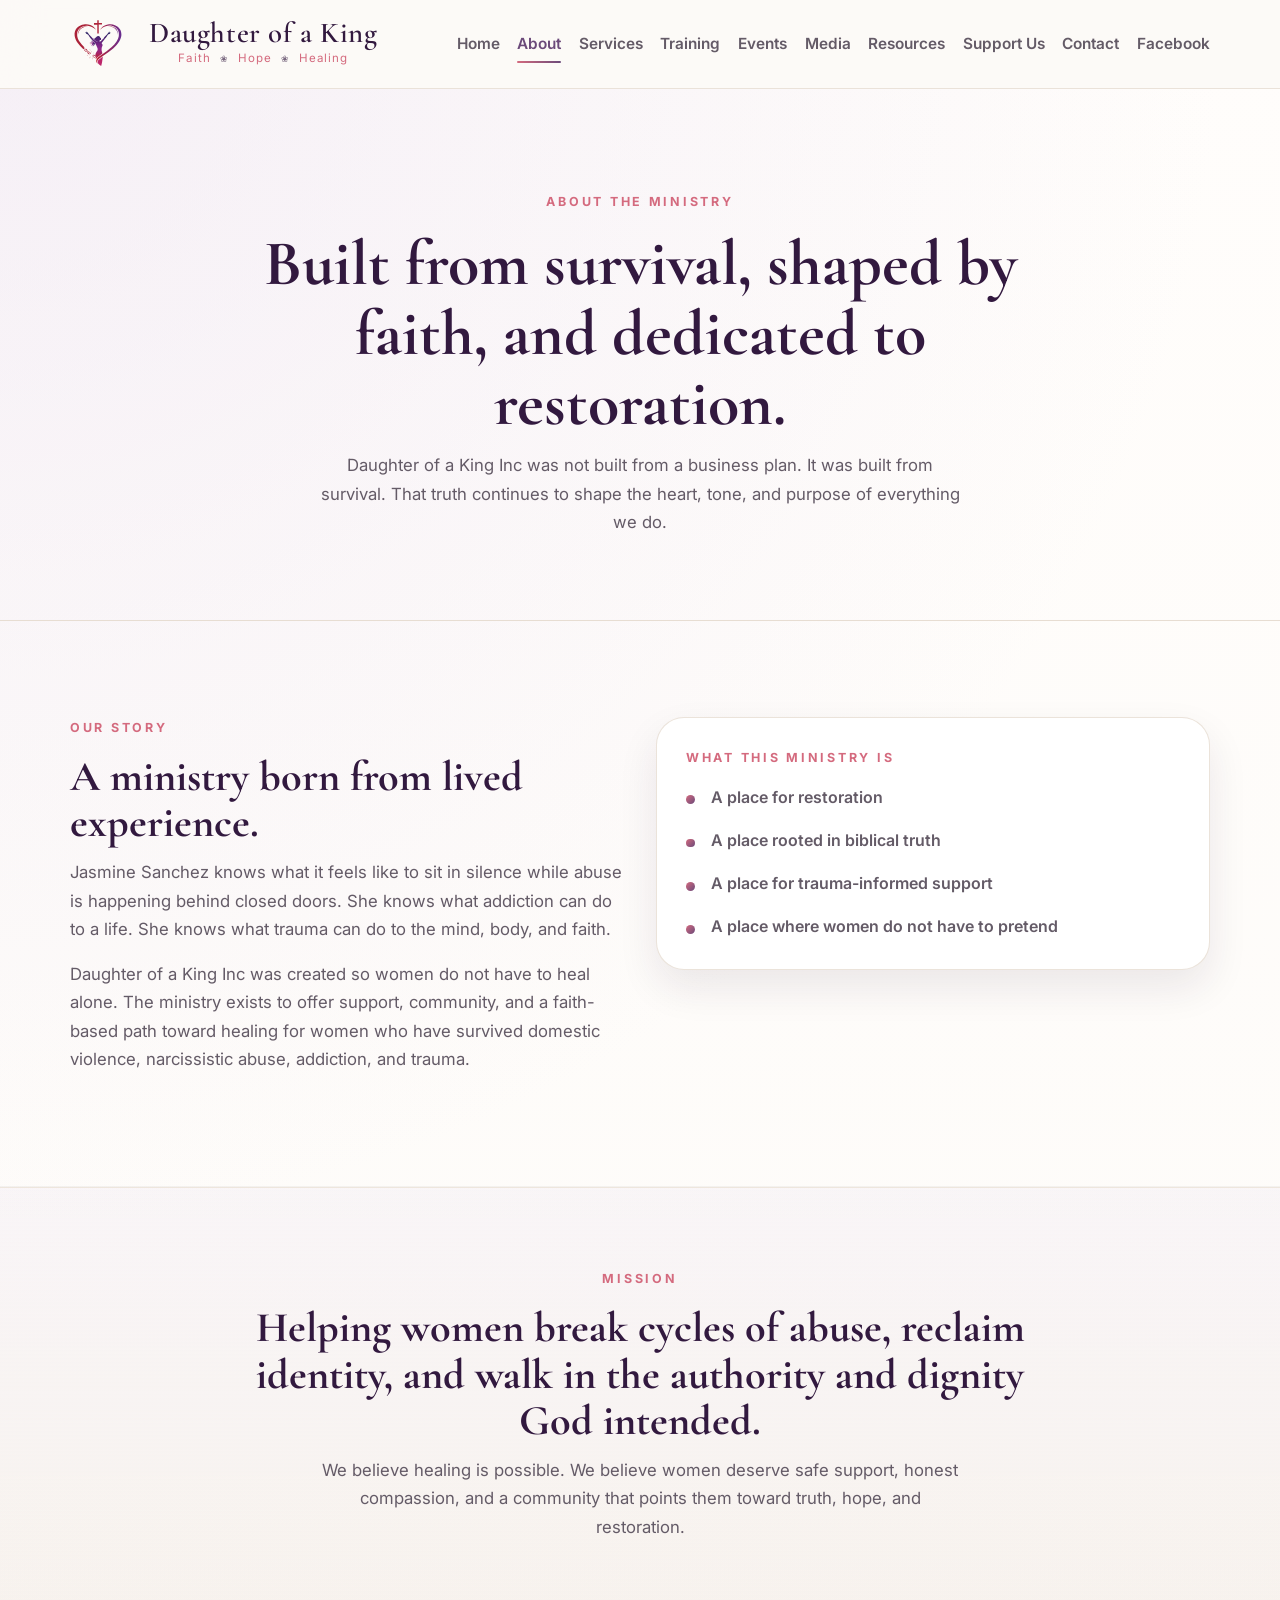
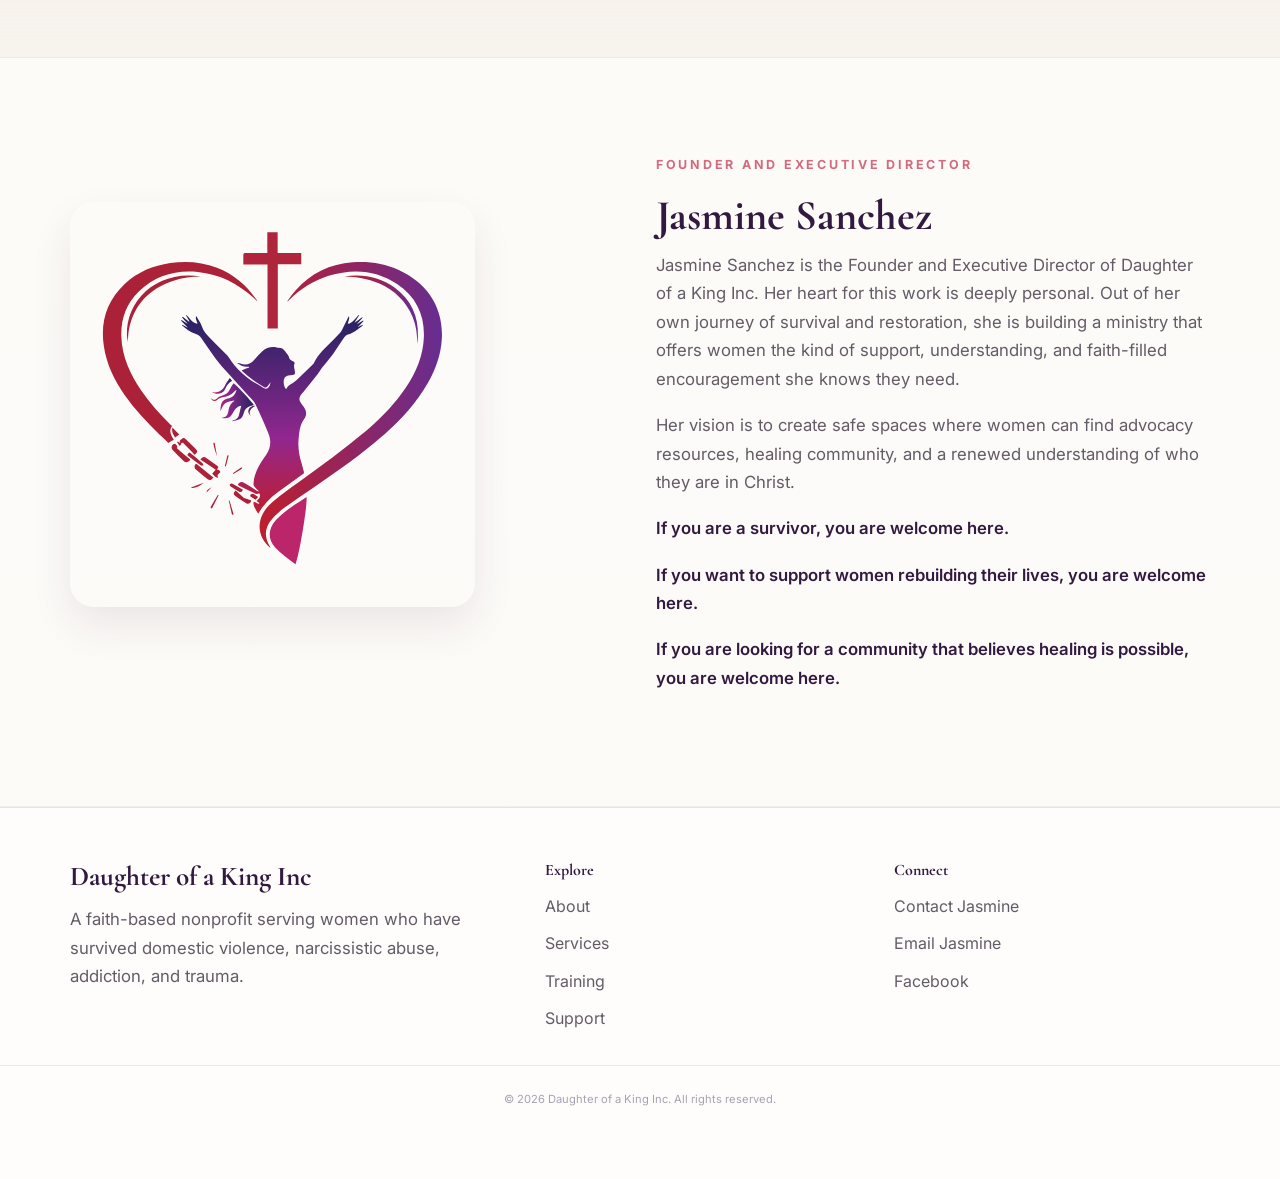
<file: about.html>
<!DOCTYPE html>
<html lang="en">
<head>
<meta charset="UTF-8">
<meta name="viewport" content="width=device-width, initial-scale=1.0">

<title>About | Daughter of a King Inc</title>

<meta name="description" content="Learn the story and mission behind Daughter of a King Inc, a faith-based nonprofit supporting women healing from abuse, addiction, and trauma.">

<meta name="author" content="Daughter of a King Inc">

<link rel="canonical" href="https://doakministries.org/about">

<link rel="icon" type="image/png" href="/DOAK-Favicon.png">

<link rel="preconnect" href="https://fonts.googleapis.com">
<link rel="preconnect" href="https://fonts.gstatic.com" crossorigin>

<link href="https://fonts.googleapis.com/css2?family=Inter:wght@400;500;600;700&family=Cormorant+Garamond:wght@500;600;700&display=swap" rel="stylesheet">

<link rel="stylesheet" href="/css/styles.css">

<!-- Open Graph / Facebook -->
<meta property="og:title" content="About | Daughter of a King Inc">
<meta property="og:description" content="Learn about the mission of Daughter of a King and the heart behind helping women find healing, restoration, and freedom through faith.">
<meta property="og:type" content="website">
<meta property="og:url" content="https://doakministries.org/about">
<meta property="og:image" content="https://doakministries.org/images/opengraph_doaklogo.png">
<meta property="og:image:width" content="1200">
<meta property="og:image:height" content="630">

<!-- Twitter Cards -->
<meta name="twitter:card" content="summary_large_image">
<meta name="twitter:title" content="About | Daughter of a King Inc">
<meta name="twitter:description" content="Learn about the mission of Daughter of a King and the heart behind helping women find healing, restoration, and freedom through faith.">
<meta name="twitter:image" content="https://doakministries.org/images/opengraph_doaklogo.png">

<!-- Structured Data -->
<script type="application/ld+json">
{
 "@context": "https://schema.org",
 "@type": "AboutPage",
 "name": "About Daughter of a King Inc",
 "url": "https://doakministries.org/about",
 "isPartOf": {
   "@type": "WebSite",
   "name": "Daughter of a King Inc",
   "url": "https://doakministries.org"
 }
}
</script>

</head>
<body>
  <div class="site-shell">
    <div id="header"></div>

    <main>
      <section class="page-hero">
        <div class="container narrow centered">
          <p class="eyebrow">About the ministry</p>
          <h1>Built from survival, shaped by faith, and dedicated to restoration.</h1>
          <p class="lead">
            Daughter of a King Inc was not built from a business plan. It was built from survival.
            That truth continues to shape the heart, tone, and purpose of everything we do.
          </p>
        </div>
      </section>

      <section class="section">
        <div class="container split-grid about-grid">
          <div>
            <p class="section-label">Our story</p>
            <h2>A ministry born from lived experience.</h2>
            <p>
              Jasmine Sanchez knows what it feels like to sit in silence while abuse is happening behind closed doors.
              She knows what addiction can do to a life. She knows what trauma can do to the mind, body, and faith.
            </p>
            <p>
              Daughter of a King Inc was created so women do not have to heal alone. The ministry exists to offer
              support, community, and a faith-based path toward healing for women who have survived domestic violence,
              narcissistic abuse, addiction, and trauma.
            </p>
          </div>
          <aside class="panel soft-panel">
            <p class="section-label">What this ministry is</p>
            <ul class="feature-list compact">
              <li>A place for restoration</li>
              <li>A place rooted in biblical truth</li>
              <li>A place for trauma-informed support</li>
              <li>A place where women do not have to pretend</li>
            </ul>
          </aside>
        </div>
      </section>

      <section class="section section-tint">
        <div class="container narrow centered">
          <p class="section-label">Mission</p>
          <h2>Helping women break cycles of abuse, reclaim identity, and walk in the authority and dignity God intended.</h2>
          <p class="section-intro">
            We believe healing is possible. We believe women deserve safe support, honest compassion, and a community
            that points them toward truth, hope, and restoration.
          </p>
        </div>
      </section>

      <section class="section">
  <div class="container split-grid align-start">

    <div>
      <img src="images/logo.svg"
           alt="Jasmine Sanchez, Founder of Daughter of a King Inc"
           class="founder-photo">
    </div>

    <div>
      <p class="section-label">Founder and Executive Director</p>
      <h2>Jasmine Sanchez</h2>

      <p>
        Jasmine Sanchez is the Founder and Executive Director of Daughter of a King Inc.
        Her heart for this work is deeply personal. Out of her own journey of survival
        and restoration, she is building a ministry that offers women the kind of support,
        understanding, and faith-filled encouragement she knows they need.
      </p>

      <p>
        Her vision is to create safe spaces where women can find advocacy resources,
        healing community, and a renewed understanding of who they are in Christ.
      </p>

      <p><strong>If you are a survivor, you are welcome here.</strong></p>

      <p><strong>If you want to support women rebuilding their lives, you are welcome here.</strong></p>

      <p><strong>If you are looking for a community that believes healing is possible, you are welcome here.</strong></p>

    </div>

  </div>
</section>

<div id="footer"></div>

  </div>
  <script src="js/script.js"></script>

</body>
</html>
</file>
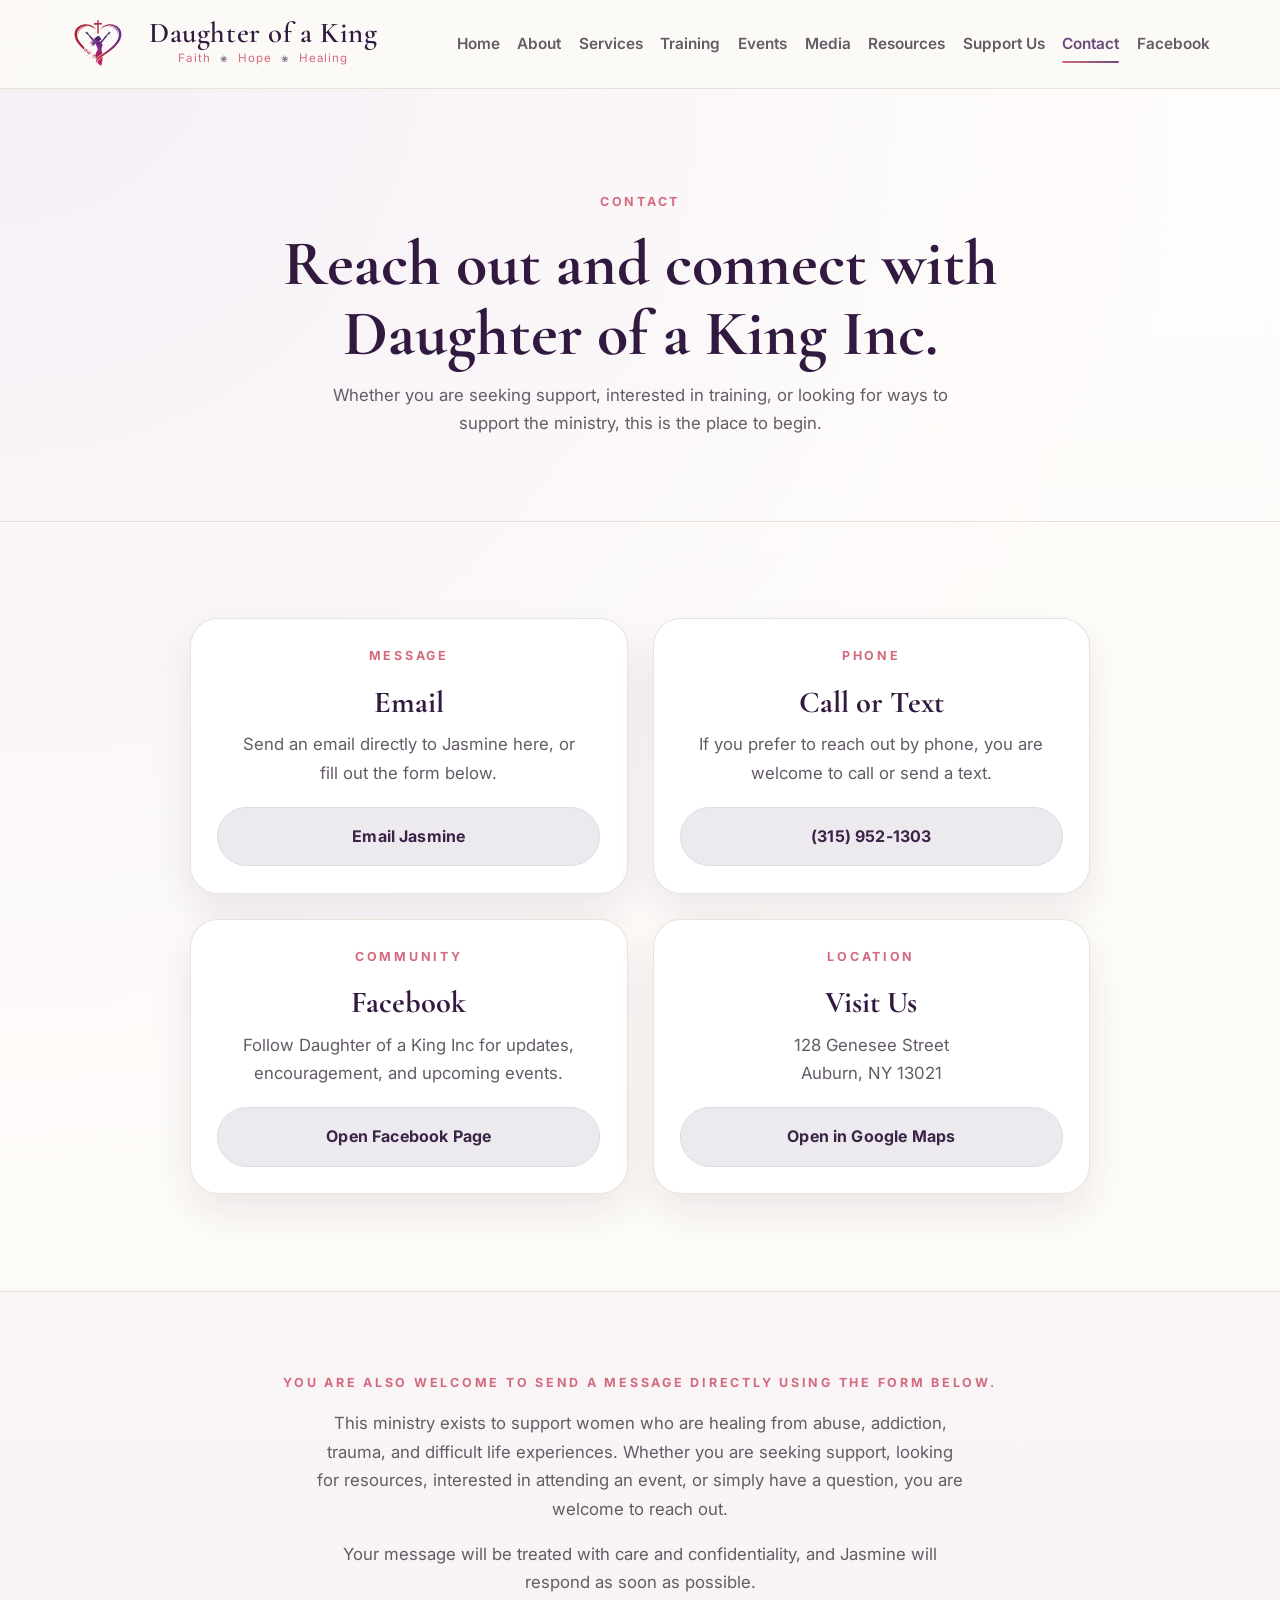
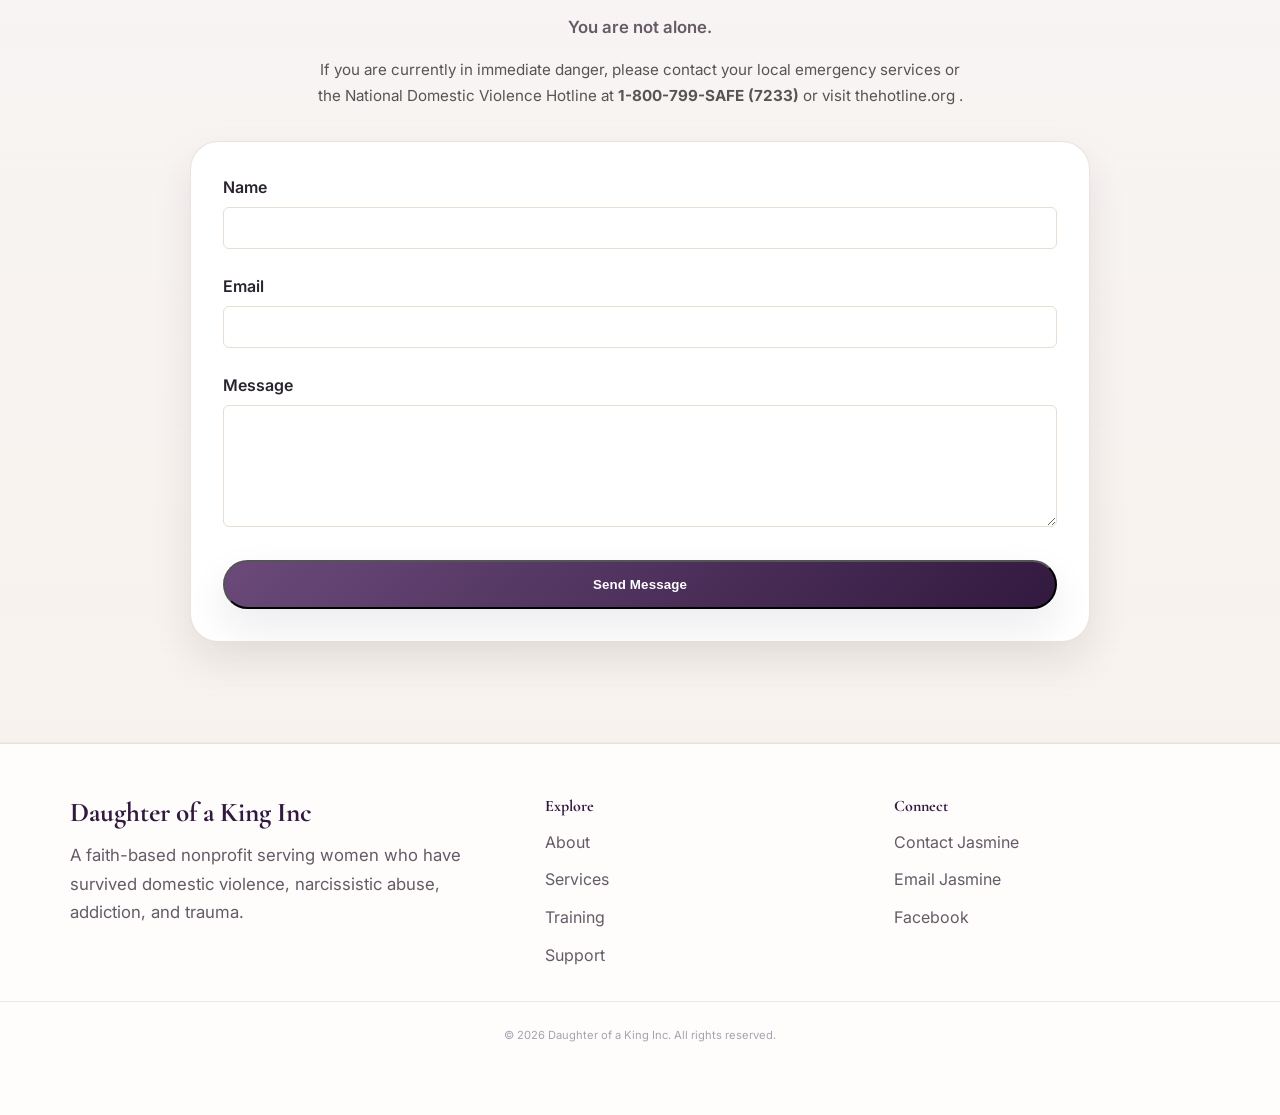
<file: contact.html>
<!doctype html>
<html lang="en">
<head>
<meta charset="UTF-8">
<meta name="viewport" content="width=device-width, initial-scale=1.0">

<title>Contact | Daughter of a King Inc</title>

<meta name="description" content="Contact Daughter of a King Inc for support, questions, or ways to connect with our faith-based ministry helping women heal from abuse, addiction, and trauma.">

<meta name="author" content="Daughter of a King Inc">

<link rel="canonical" href="https://doakministries.org/contact">

<link rel="icon" type="image/png" href="/DOAK-Favicon.png">

<link rel="preconnect" href="https://fonts.googleapis.com">
<link rel="preconnect" href="https://fonts.gstatic.com" crossorigin>

<link href="https://fonts.googleapis.com/css2?family=Inter:wght@400;500;600;700&family=Cormorant+Garamond:wght@500;600;700&display=swap" rel="stylesheet">

<link rel="stylesheet" href="/css/styles.css">

<!-- Open Graph / Facebook -->
<meta property="og:title" content="Contact | Daughter of a King Inc">
<meta property="og:description" content="Reach out to Daughter of a King for support, questions, or to learn how you can connect with our ministry.">
<meta property="og:type" content="website">
<meta property="og:url" content="https://doakministries.org/contact">
<meta property="og:image" content="https://doakministries.org/images/opengraph_doaklogo.png">
<meta property="og:image:width" content="1200">
<meta property="og:image:height" content="630">

<!-- Twitter Cards -->
<meta name="twitter:card" content="summary_large_image">
<meta name="twitter:title" content="Contact | Daughter of a King Inc">
<meta name="twitter:description" content="Reach out to Daughter of a King for support, questions, or to learn how you can connect with our ministry.">
<meta name="twitter:image" content="https://doakministries.org/images/opengraph_doaklogo.png">

<!-- Structured Data -->
<script type="application/ld+json">
{
 "@context": "https://schema.org",
 "@type": "ContactPage",
 "name": "Contact Daughter of a King Inc",
 "url": "https://doakministries.org/contact",
 "isPartOf": {
   "@type": "WebSite",
   "name": "Daughter of a King Inc",
   "url": "https://doakministries.org"
 }
}
</script>

</head>

  <body>
    <div class="site-shell">
      <div id="header"></div>

      <main>
        <section class="page-hero">
          <div class="container narrow centered">
            <p class="eyebrow">Contact</p>

            <h1>Reach out and connect with Daughter of a King Inc.</h1>

            <p class="lead">
              Whether you are seeking support, interested in training, or
              looking for ways to support the ministry, this is the place to
              begin.
            </p>
          </div>
        </section>

<section class="section">
  <div class="container" style="max-width:900px;margin:auto;">

    <div class="contact-grid">

      <article class="card contact-card">

        <p class="section-label">Message</p>
        <h3>Email</h3>

        <p>
          Send an email directly to Jasmine here, or fill out the form below.
        </p>

        <a
          class="btn btn-secondary btn-full"
          href="mailto:jasmine@doakministries.org?subject=Daughter%20of%20a%20King%20Inquiry"
        >
          Email Jasmine
        </a>

      </article>


      <article class="card contact-card">

        <p class="section-label">Phone</p>
        <h3>Call or Text</h3>

        <p>
          If you prefer to reach out by phone, you are welcome to call or send a text.
        </p>

        <a class="btn btn-secondary btn-full" href="tel:+13159521303">
          (315) 952-1303
        </a>

      </article>


      <article class="card contact-card">

        <p class="section-label">Community</p>
        <h3>Facebook</h3>

        <p>
          Follow Daughter of a King Inc for updates, encouragement,
          and upcoming events.
        </p>

        <a
          class="btn btn-secondary btn-full"
          href="https://www.facebook.com/profile.php?id=61588232077355"
          target="_blank"
          rel="noopener noreferrer"
        >
          Open Facebook Page
        </a>

      </article>


      <article class="card contact-card">

        <p class="section-label">Location</p>
        <h3>Visit Us</h3>

        <p>
          128 Genesee Street<br>
          Auburn, NY 13021
        </p>

        <a
          class="btn btn-secondary btn-full"
          href="https://www.google.com/maps/search/?api=1&query=128+Genesee+Street+Auburn+NY+13021"
          target="_blank"
        >
          Open in Google Maps
        </a>

      </article>

    </div>

  </div>
</section>

<section class="section section-tint">
  <div class="container" style="max-width: 900px; margin: auto">

    <p class="section-label centered">
      You are also welcome to send a message directly using the form below.
    </p>

<div class="contact-context">

  <p>
    This ministry exists to support women who are healing from abuse,
    addiction, trauma, and difficult life experiences. Whether you are
    seeking support, looking for resources, interested in attending an
    event, or simply have a question, you are welcome to reach out.
  </p>

  <p>
    Your message will be treated with care and confidentiality, and
    Jasmine will respond as soon as possible.
  </p>

  <p class="contact-reassurance">
    You are not alone.
  </p>

  <p class="contact-hotline">
    If you are currently in immediate danger, please contact your local
    emergency services or the National Domestic Violence Hotline at
    <strong>1-800-799-SAFE (7233)</strong> or visit
    <a href="https://www.thehotline.org" target="_blank" rel="noopener">
      thehotline.org
    </a>.
  </p>

</div>

    <div class="card" style="padding:2rem; margin-top:2rem;">

      <form action="https://formspree.io/f/meereyno" method="POST" class="contact-form">

        <input type="hidden" name="_subject" value="New message from DOAK Ministries website">
        <input type="hidden" name="_redirect" value="https://doakministries.org/thank-you.html">
        <input type="text" name="_gotcha" style="display:none">

        <div class="form-group">
          <label for="name">Name</label>
          <input id="name" type="text" name="name" required>
        </div>

        <div class="form-group">
          <label for="email">Email</label>
          <input id="email" type="email" name="email" required>
        </div>

        <div class="form-group">
          <label for="message">Message</label>
          <textarea id="message" name="message" rows="6" required></textarea>
        </div>

        <button type="submit" class="btn btn-primary btn-full">
          Send Message
        </button>

      </form>

    </div>

  </div>
</section>
      </main>

<div id="footer"></div>

    </div>

    <script src="js/script.js"></script>
  </body>
</html>
</file>
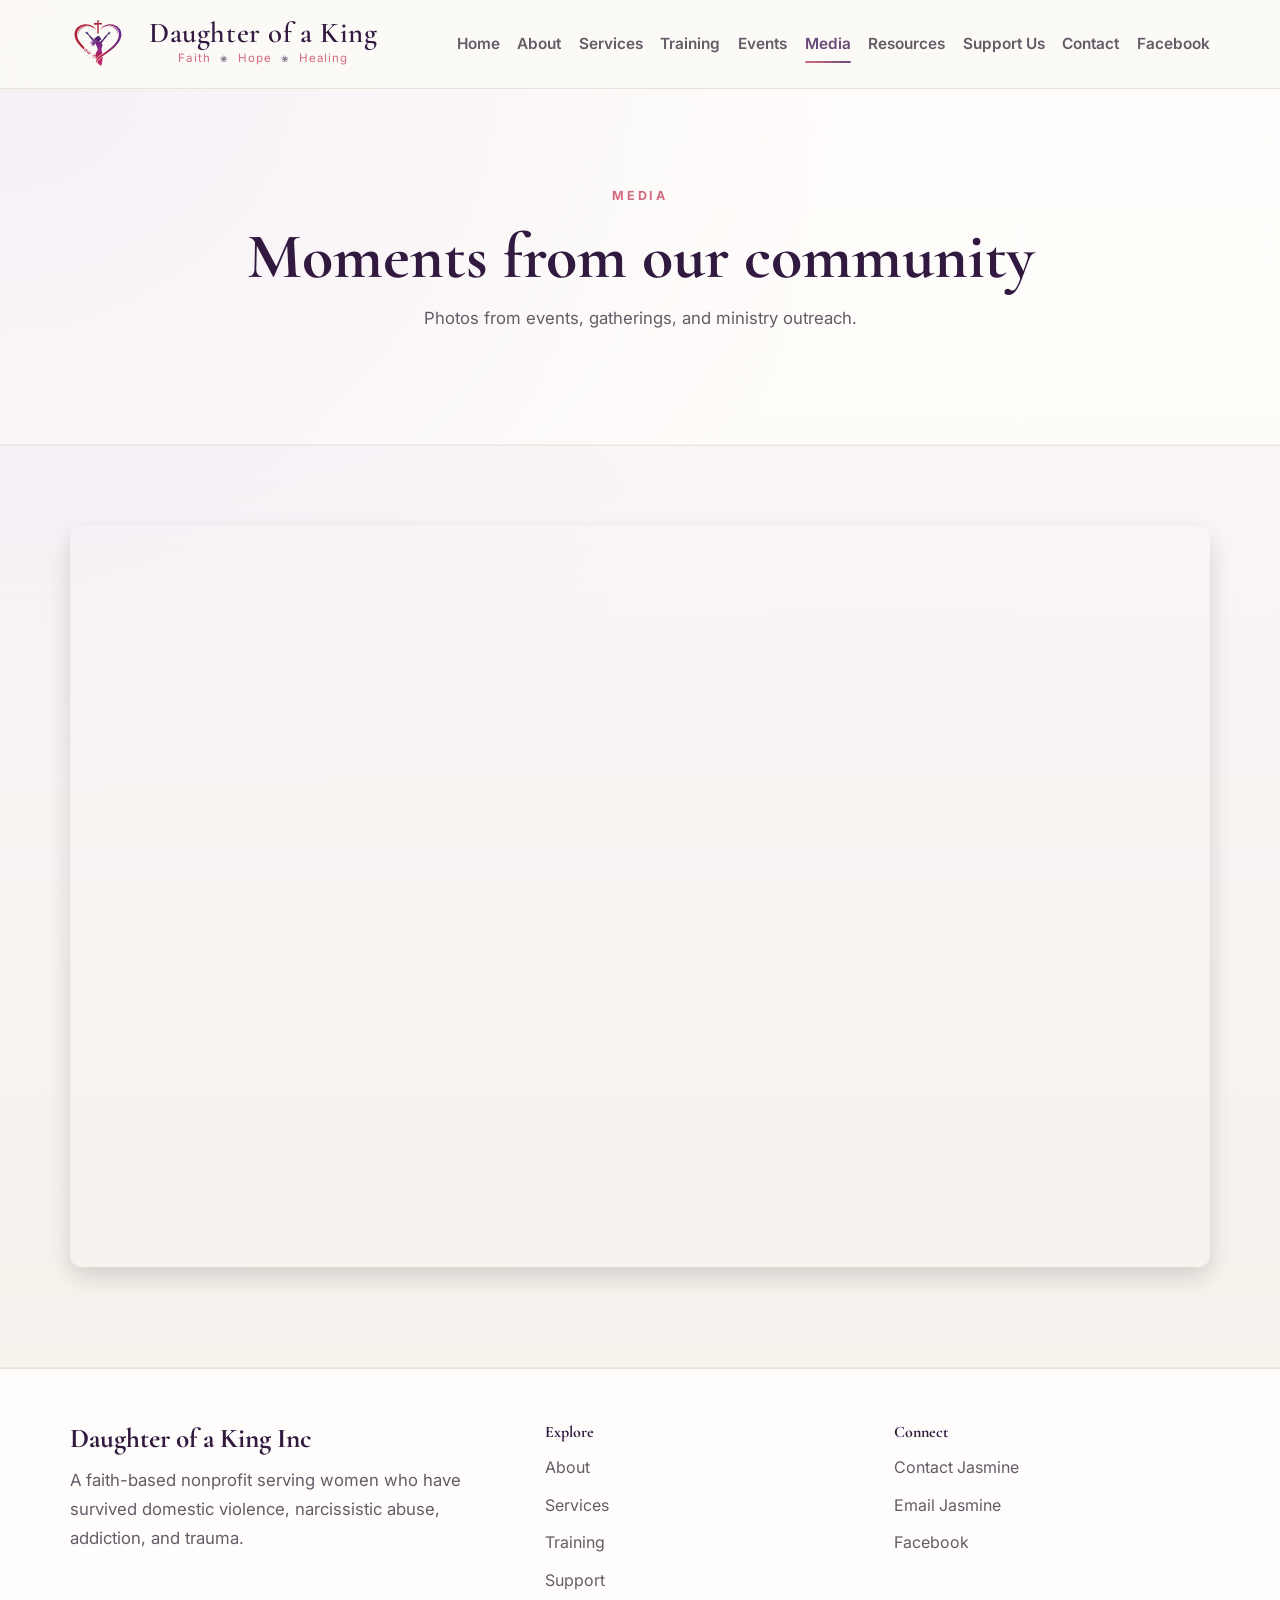
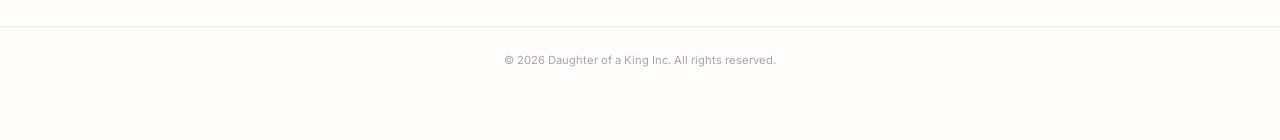
<file: media.html>
<!DOCTYPE html>
<html lang="en">
<head>
<meta charset="UTF-8">
<meta name="viewport" content="width=device-width, initial-scale=1.0">

<title>Media | Daughter of a King Inc</title>

<meta name="description" content="Photos and moments from community gatherings, outreach events, and ministry work at Daughter of a King Inc.">

<meta name="author" content="Daughter of a King Inc">

<link rel="canonical" href="https://doakministries.org/media">

<link rel="icon" type="image/png" href="/DOAK-Favicon.png">

<link rel="preconnect" href="https://fonts.googleapis.com">
<link rel="preconnect" href="https://fonts.gstatic.com" crossorigin>

<link href="https://fonts.googleapis.com/css2?family=Inter:wght@400;500;600;700&family=Cormorant+Garamond:wght@500;600;700&display=swap" rel="stylesheet">

<link rel="stylesheet" href="/css/styles.css">

<!-- Open Graph / Facebook -->
<meta property="og:title" content="Media | Daughter of a King Inc">
<meta property="og:description" content="Photos from ministry events, community gatherings, and outreach through Daughter of a King Inc.">
<meta property="og:type" content="website">
<meta property="og:url" content="https://doakministries.org/media">
<meta property="og:image" content="https://doakministries.org/images/opengraph_doaklogo.png">
<meta property="og:image:width" content="1200">
<meta property="og:image:height" content="630">

<!-- Twitter Cards -->
<meta name="twitter:card" content="summary_large_image">
<meta name="twitter:title" content="Media | Daughter of a King Inc">
<meta name="twitter:description" content="Photos from ministry events, community gatherings, and outreach through Daughter of a King Inc.">
<meta name="twitter:image" content="https://doakministries.org/images/opengraph_doaklogo.png">

<!-- Structured Data -->
<script type="application/ld+json">
{
 "@context": "https://schema.org",
 "@type": "CollectionPage",
 "name": "Media | Daughter of a King Inc",
 "url": "https://doakministries.org/media",
 "isPartOf": {
   "@type": "WebSite",
   "name": "Daughter of a King Inc",
   "url": "https://doakministries.org"
 }
}
</script>

</head>
  <body>
    <div class="site-shell">
      <div id="header"></div>

      <main>
        <section class="section">
          <div class="container narrow centered">
            <p class="section-label">Media</p>

            <h1>Moments from our community</h1>

            <p class="section-intro">
              Photos from events, gatherings, and ministry outreach.
            </p>
          </div>
        </section>

<section class="section section-tint">
  <div class="container">

    <div style="position:relative;width:100%;padding-bottom:65%;border-radius:12px;overflow:hidden;box-shadow:0 10px 25px rgba(0,0,0,.15);">

      <iframe
        src="https://drive.google.com/embeddedfolderview?id=1VbH55TBd0J3iTirZWI9vcfg5r8iR_5qH#grid"
        style="width:100%;height:100%;border:0;position:absolute;top:0;left:0;"
        frameborder="0">
      </iframe>

    </div>

  </div>
</section>

<div id="footer"></div>

    </div>

    <script src="js/script.js"></script>
  </body>
</html>
</file>
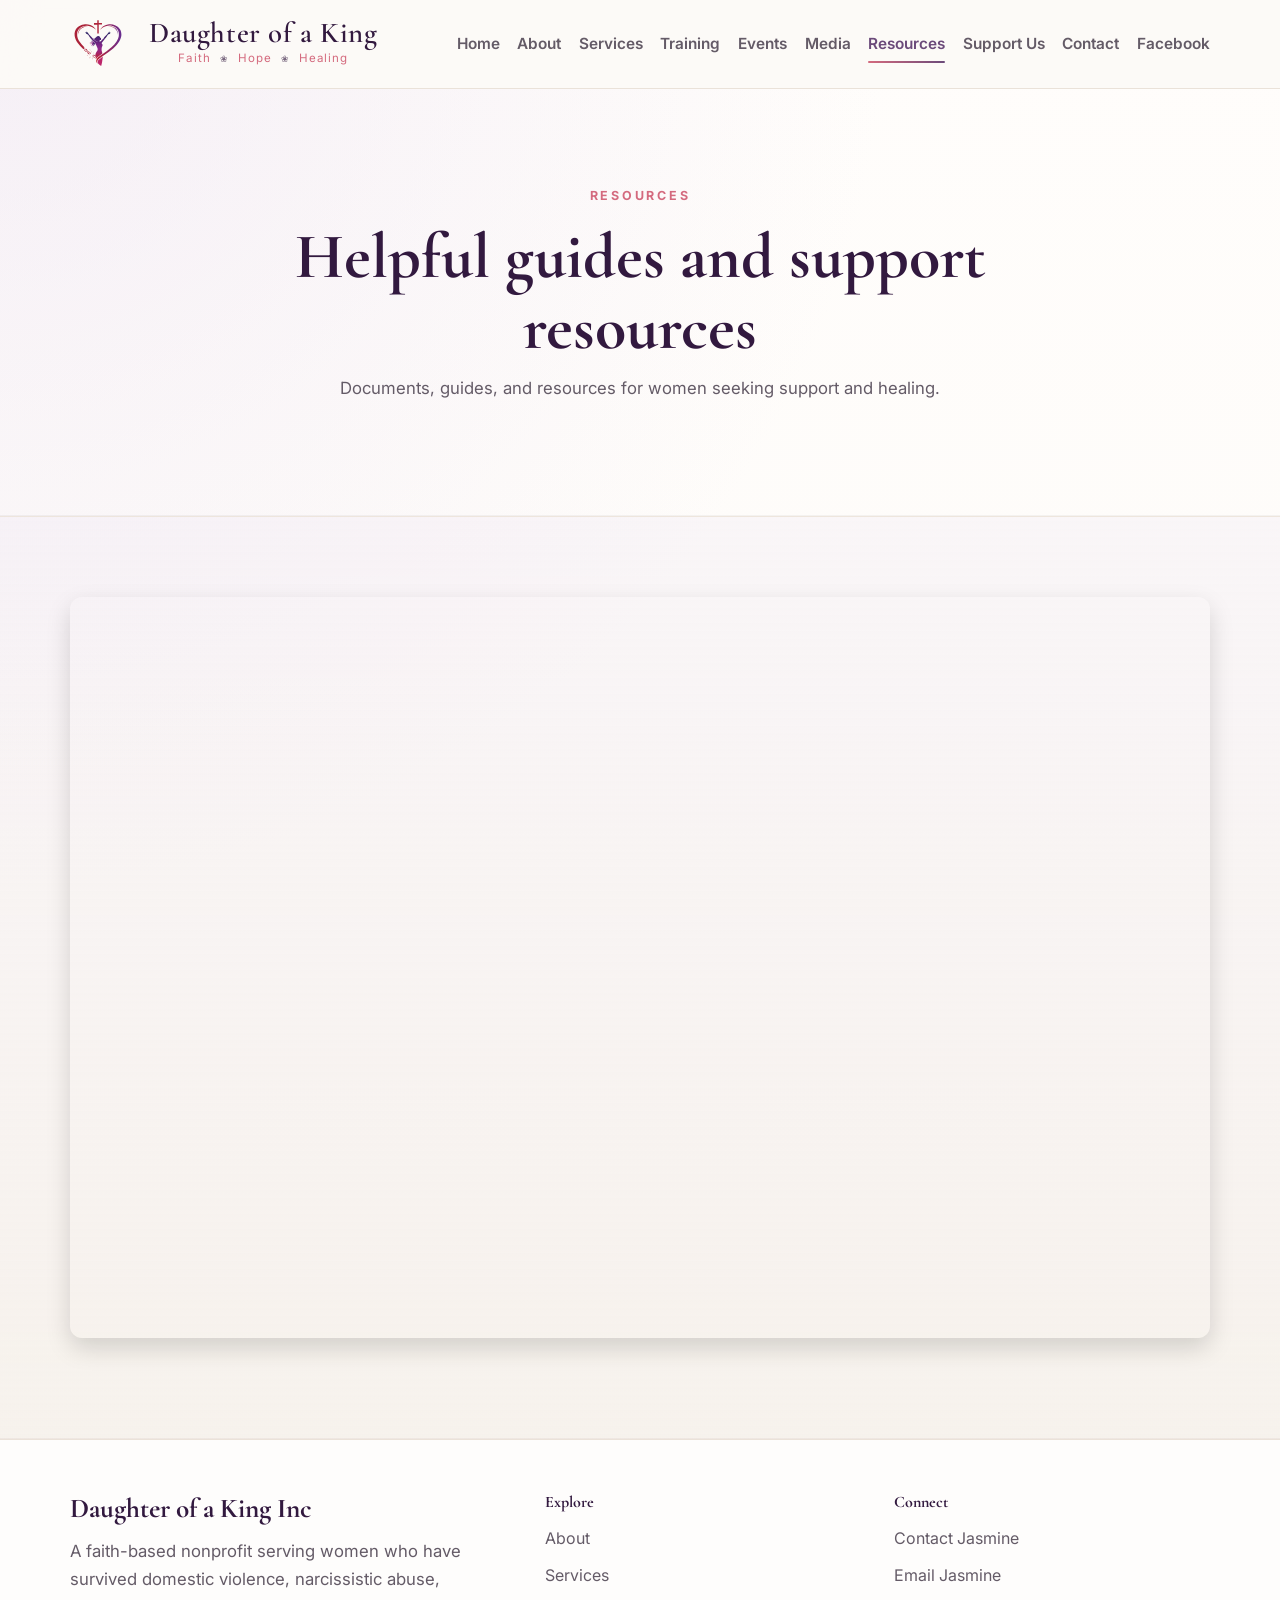
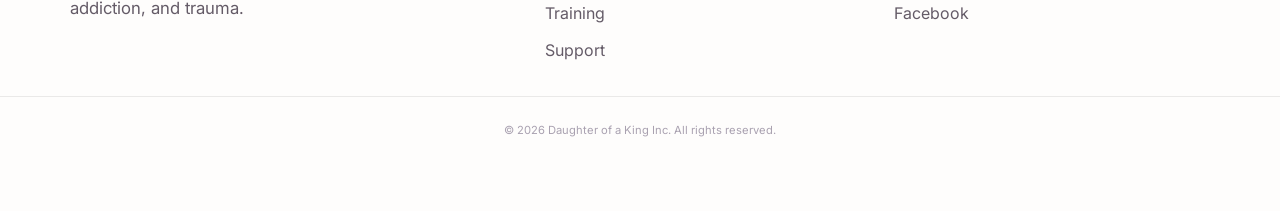
<file: resources.html>
<!DOCTYPE html>
<html lang="en">
<head>
<meta charset="UTF-8">
<meta name="viewport" content="width=device-width, initial-scale=1.0">

<title>Resources | Daughter of a King Inc</title>

<meta name="description" content="Helpful resources, guides, and support materials for women healing from domestic violence, addiction, and trauma.">

<meta name="author" content="Daughter of a King Inc">

<link rel="canonical" href="https://doakministries.org/resources">

<link rel="icon" type="image/png" href="/DOAK-Favicon.png">

<link rel="preconnect" href="https://fonts.googleapis.com">
<link rel="preconnect" href="https://fonts.gstatic.com" crossorigin>

<link href="https://fonts.googleapis.com/css2?family=Inter:wght@400;500;600;700&family=Cormorant+Garamond:wght@500;600;700&display=swap" rel="stylesheet">

<link rel="stylesheet" href="/css/styles.css">

<!-- Open Graph / Facebook -->
<meta property="og:title" content="Resources | Daughter of a King Inc">
<meta property="og:description" content="Helpful resources and support materials for women healing from trauma and abuse.">
<meta property="og:type" content="website">
<meta property="og:url" content="https://doakministries.org/resources">
<meta property="og:image" content="https://doakministries.org/images/opengraph_doaklogo.png">
<meta property="og:image:width" content="1200">
<meta property="og:image:height" content="630">

<!-- Twitter Cards -->
<meta name="twitter:card" content="summary_large_image">
<meta name="twitter:title" content="Resources | Daughter of a King Inc">
<meta name="twitter:description" content="Helpful resources and support materials for women healing from trauma and abuse.">
<meta name="twitter:image" content="https://doakministries.org/images/opengraph_doaklogo.png">

<!-- Structured Data -->
<script type="application/ld+json">
{
 "@context": "https://schema.org",
 "@type": "CollectionPage",
 "name": "Resources | Daughter of a King Inc",
 "url": "https://doakministries.org/resources",
 "isPartOf": {
   "@type": "WebSite",
   "name": "Daughter of a King Inc",
   "url": "https://doakministries.org"
 }
}
</script>

</head>
  <body>
    <div class="site-shell">
      <div id="header"></div>

      <main>
        <section class="section">
          <div class="container narrow centered">
            <p class="section-label">Resources</p>

            <h1>Helpful guides and support resources</h1>

            <p class="section-intro">
              Documents, guides, and resources for women seeking support and
              healing.
            </p>
          </div>
        </section>

<section class="section section-tint">
  <div class="container">

    <div style="position:relative;width:100%;padding-bottom:65%;border-radius:12px;overflow:hidden;box-shadow:0 10px 25px rgba(0,0,0,.15);">

      <iframe
        src="https://drive.google.com/embeddedfolderview?id=1ifCC9r8vJBDzjOqtCPFpi1vSI23UObEM#grid"
        style="width:100%;height:100%;border:0;position:absolute;top:0;left:0;"
        frameborder="0">
      </iframe>

    </div>

  </div>
</section>

<div id="footer"></div>

    </div>

    <script src="js/script.js"></script>
  </body>
</html>
</file>
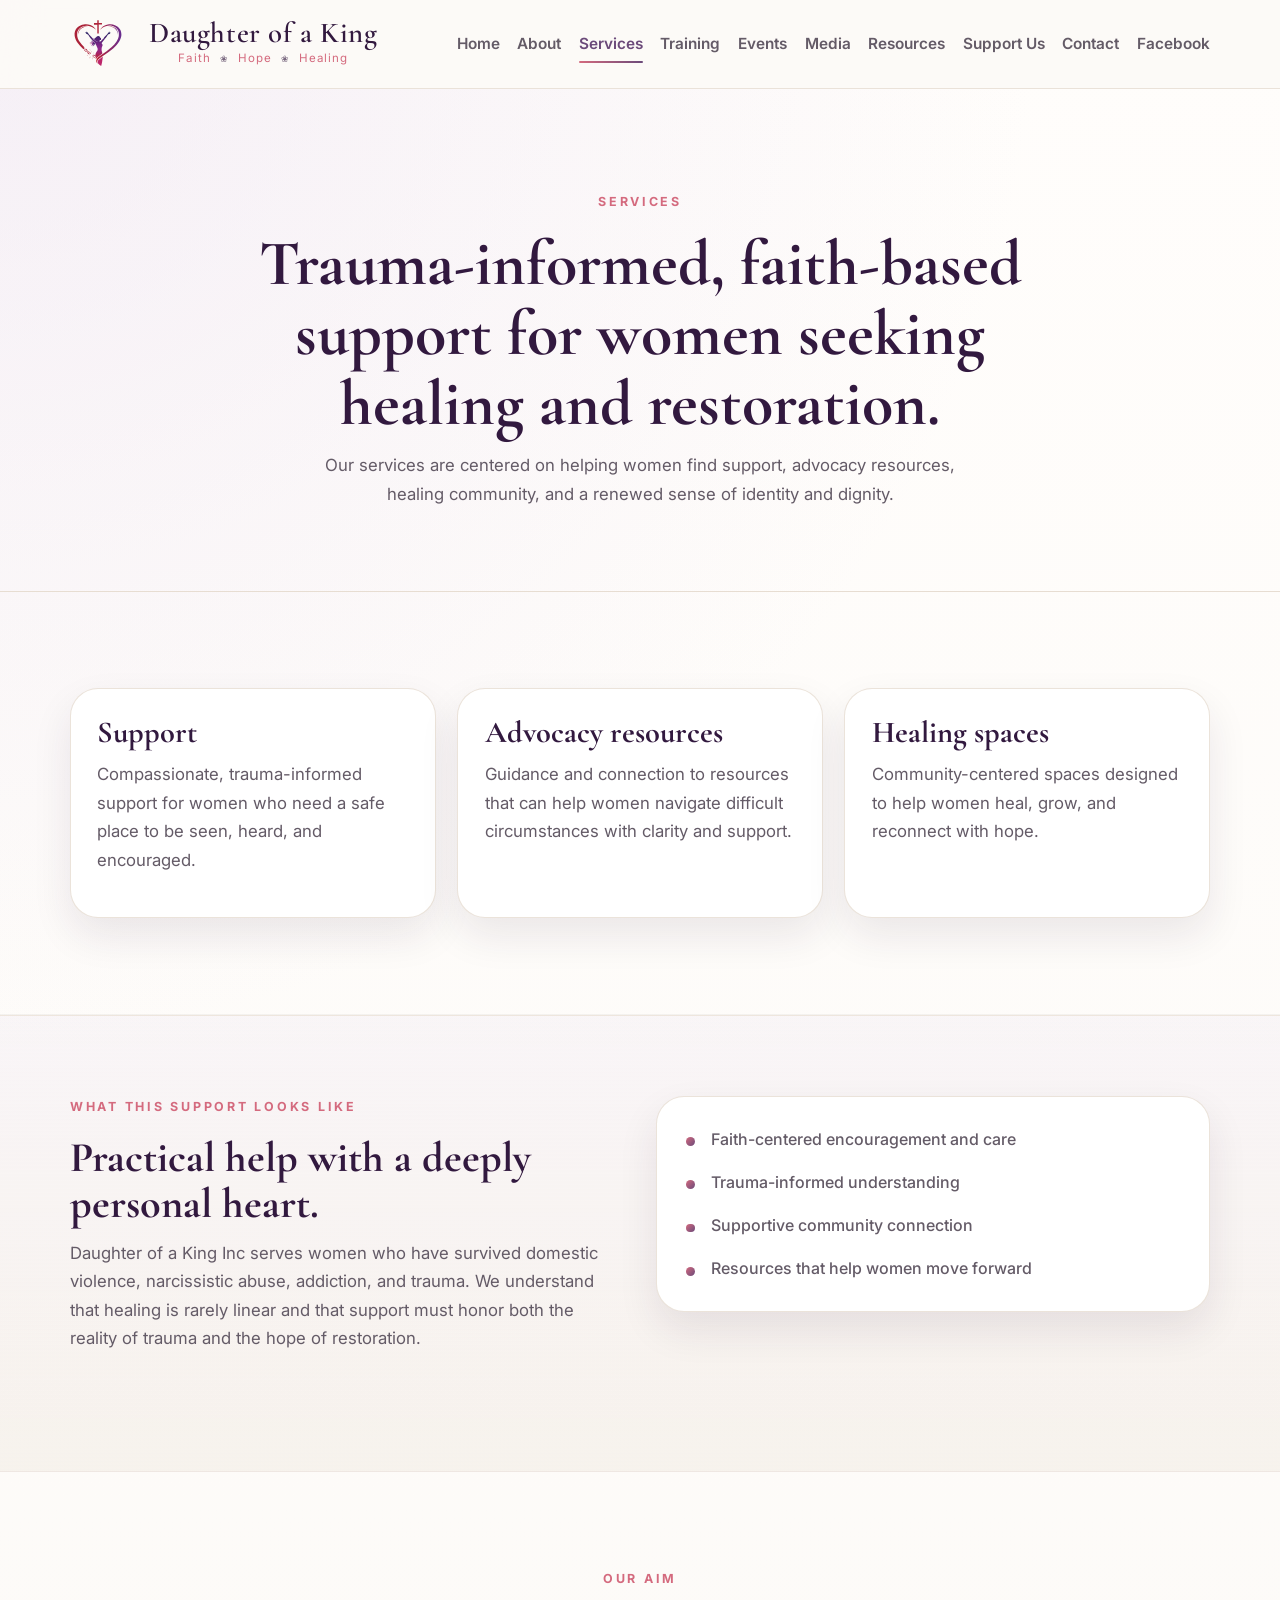
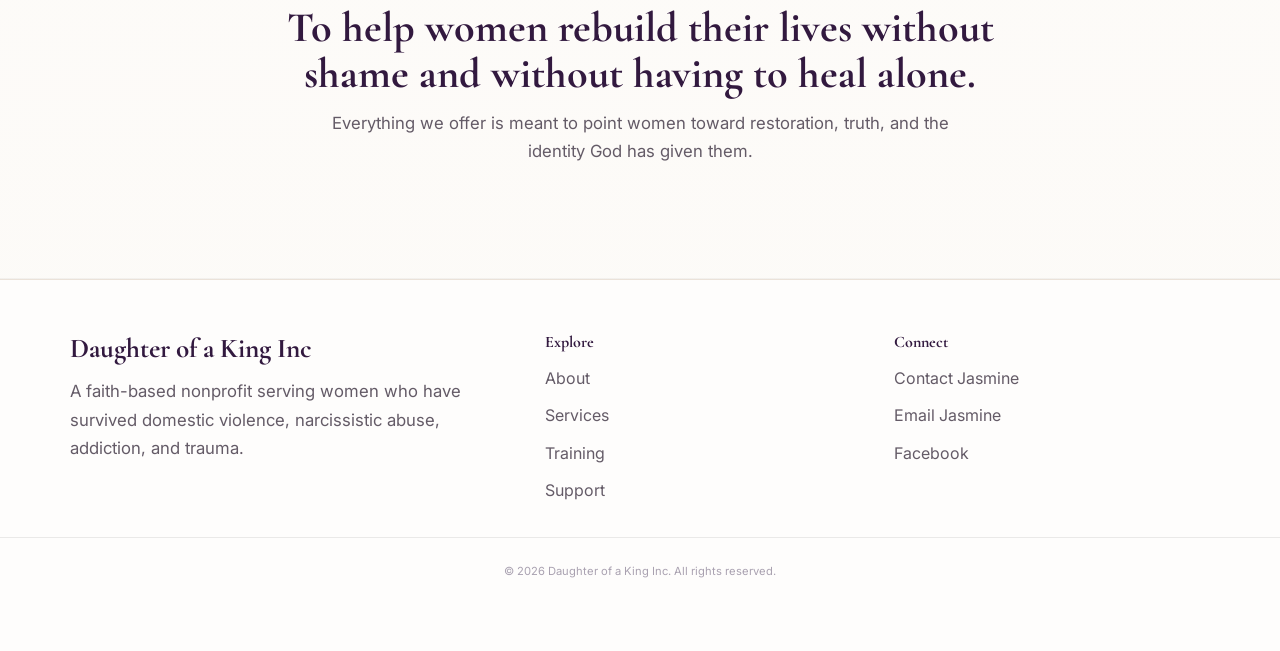
<file: services.html>
<!DOCTYPE html>
<html lang="en">
<head>
<meta charset="UTF-8">
<meta name="viewport" content="width=device-width, initial-scale=1.0">

<title>Services | Daughter of a King Inc</title>

<meta name="description" content="Trauma-informed, faith-based support services from Daughter of a King Inc helping women pursue healing, restoration, and community.">

<meta name="author" content="Daughter of a King Inc">

<link rel="canonical" href="https://doakministries.org/services">

<link rel="icon" type="image/png" href="/DOAK-Favicon.png">

<link rel="preconnect" href="https://fonts.googleapis.com">
<link rel="preconnect" href="https://fonts.gstatic.com" crossorigin>

<link href="https://fonts.googleapis.com/css2?family=Inter:wght@400;500;600;700&family=Cormorant+Garamond:wght@500;600;700&display=swap" rel="stylesheet">

<link rel="stylesheet" href="/css/styles.css">

<!-- Open Graph / Facebook -->
<meta property="og:title" content="Services | Daughter of a King Inc">
<meta property="og:description" content="Partner with Daughter of a King to provide faith-based support and resources for women navigating trauma, addiction, and recovery.">
<meta property="og:type" content="website">
<meta property="og:url" content="https://doakministries.org/services">
<meta property="og:image" content="https://doakministries.org/images/opengraph_doaklogo.png">
<meta property="og:image:width" content="1200">
<meta property="og:image:height" content="630">

<!-- Twitter Cards -->
<meta name="twitter:card" content="summary_large_image">
<meta name="twitter:title" content="Services | Daughter of a King Inc">
<meta name="twitter:description" content="Partner with Daughter of a King to provide faith-based support and resources for women navigating trauma, addiction, and recovery.">
<meta name="twitter:image" content="https://doakministries.org/images/opengraph_doaklogo.png">

<!-- Structured Data -->
<script type="application/ld+json">
{
 "@context": "https://schema.org",
 "@type": "WebPage",
 "name": "Services | Daughter of a King Inc",
 "url": "https://doakministries.org/services",
 "isPartOf": {
   "@type": "WebSite",
   "name": "Daughter of a King Inc",
   "url": "https://doakministries.org"
 }
}
</script>

</head>
<body>
  <div class="site-shell">
    <div id="header"></div>

    <main>
      <section class="page-hero">
        <div class="container narrow centered">
          <p class="eyebrow">Services</p>
          <h1>Trauma-informed, faith-based support for women seeking healing and restoration.</h1>
          <p class="lead">
            Our services are centered on helping women find support, advocacy resources, healing community,
            and a renewed sense of identity and dignity.
          </p>
        </div>
      </section>

      <section class="section">
        <div class="container">
          <div class="cards three-up">
            <article class="card">
              <h2>Support</h2>
              <p>
                Compassionate, trauma-informed support for women who need a safe place to be seen, heard, and encouraged.
              </p>
            </article>
            <article class="card">
              <h2>Advocacy resources</h2>
              <p>
                Guidance and connection to resources that can help women navigate difficult circumstances with clarity and support.
              </p>
            </article>
            <article class="card">
              <h2>Healing spaces</h2>
              <p>
                Community-centered spaces designed to help women heal, grow, and reconnect with hope.
              </p>
            </article>
          </div>
        </div>
      </section>

      <section class="section section-tint">
        <div class="container split-grid align-start">
          <div>
            <p class="section-label">What this support looks like</p>
            <h2>Practical help with a deeply personal heart.</h2>
            <p>
              Daughter of a King Inc serves women who have survived domestic violence, narcissistic abuse, addiction,
              and trauma. We understand that healing is rarely linear and that support must honor both the reality of trauma
              and the hope of restoration.
            </p>
          </div>
          <div class="list-panel">
            <ul class="feature-list">
              <li>Faith-centered encouragement and care</li>
              <li>Trauma-informed understanding</li>
              <li>Supportive community connection</li>
              <li>Resources that help women move forward</li>
            </ul>
          </div>
        </div>
      </section>

      <section class="section">
        <div class="container narrow centered">
          <p class="section-label">Our aim</p>
          <h2>To help women rebuild their lives without shame and without having to heal alone.</h2>
          <p class="section-intro">
            Everything we offer is meant to point women toward restoration, truth, and the identity God has given them.
          </p>
        </div>
      </section>
    </main>

<div id="footer"></div>

  </div>
  <script src="js/script.js"></script>

</body>
</html>
</file>
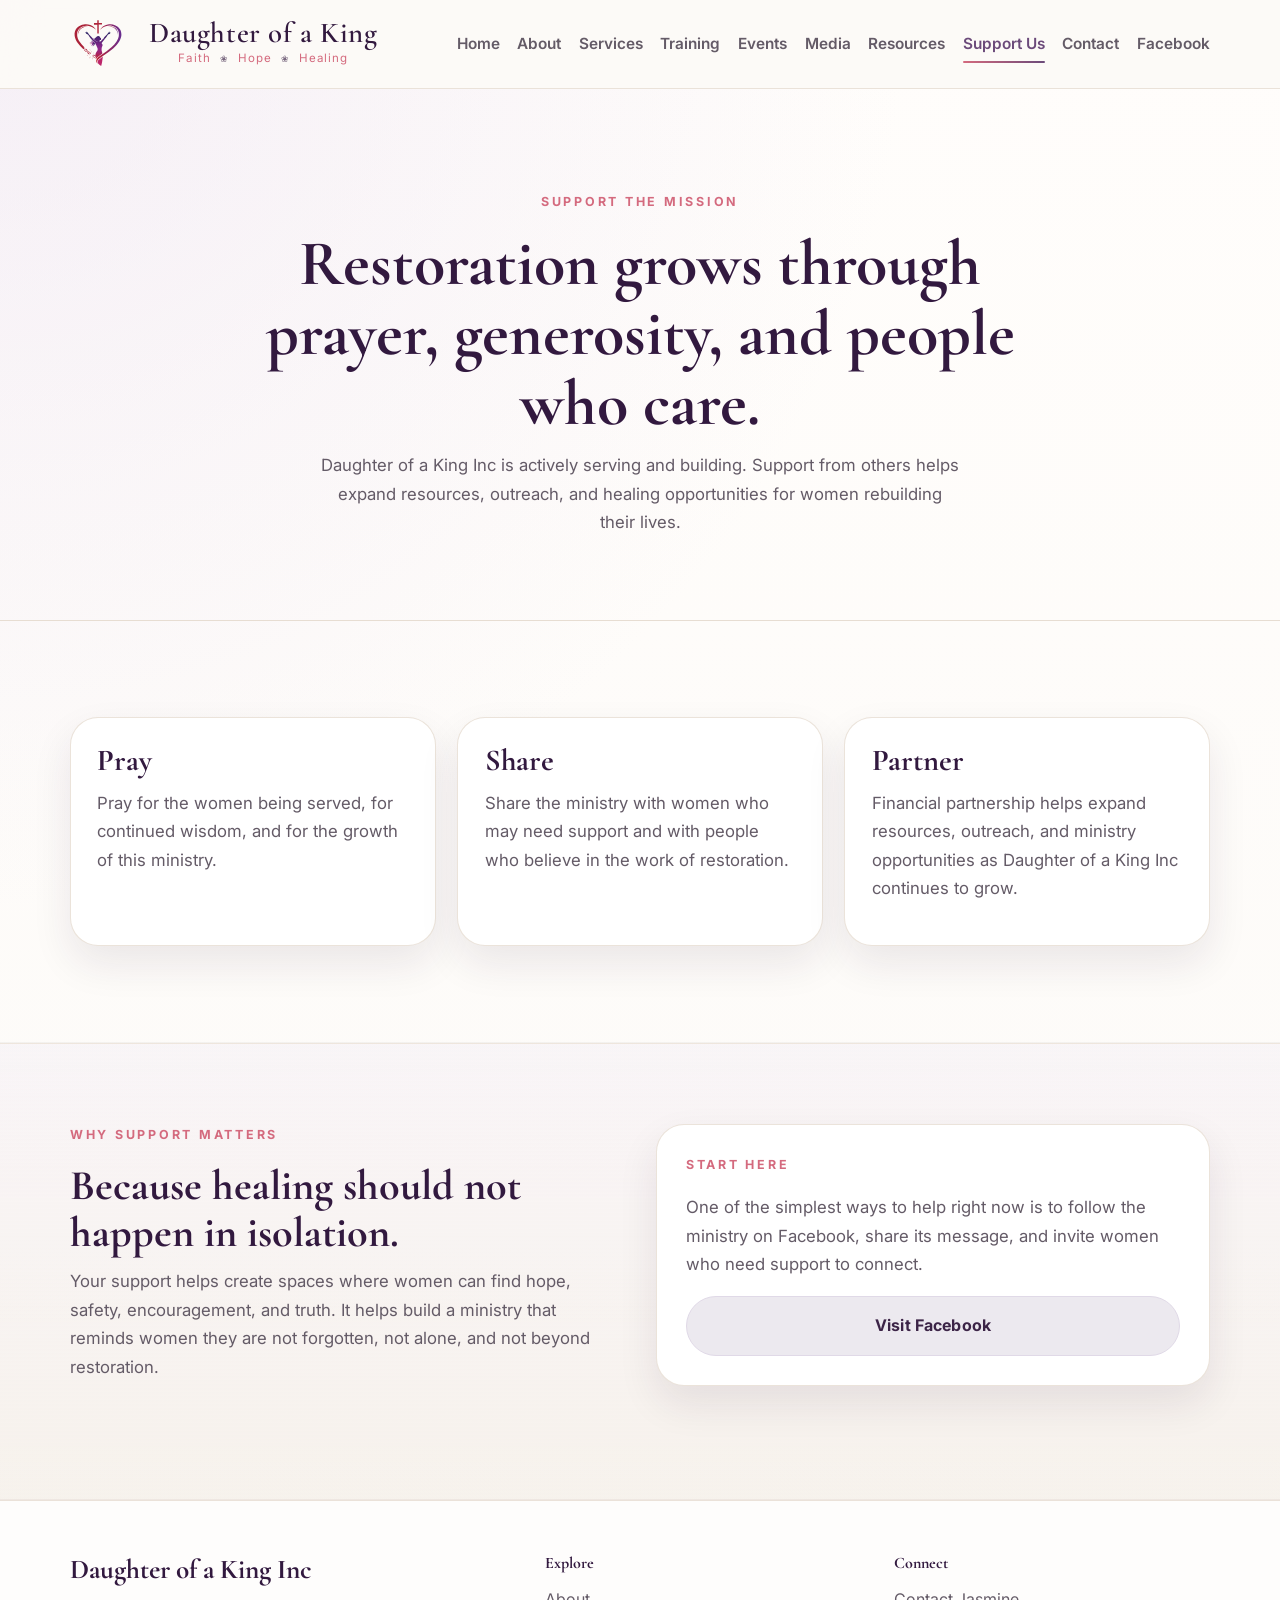
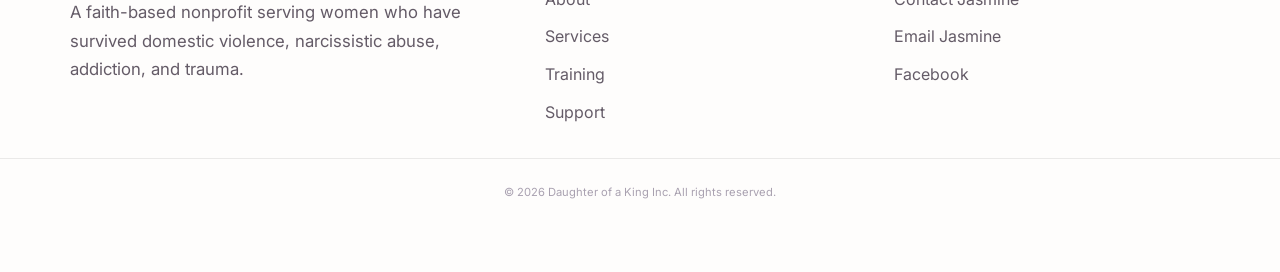
<file: support.html>
<!DOCTYPE html>
<html lang="en">
<head>
<meta charset="UTF-8">
<meta name="viewport" content="width=device-width, initial-scale=1.0">

<title>Support | Daughter of a King Inc</title>

<meta name="description" content="Support the mission of Daughter of a King Inc through prayer, sharing, and partnership as we walk alongside women seeking healing, hope, and restoration.">

<meta name="author" content="Daughter of a King Inc">

<link rel="canonical" href="https://doakministries.org/support">

<link rel="icon" type="image/png" href="/DOAK-Favicon.png">

<link rel="preconnect" href="https://fonts.googleapis.com">
<link rel="preconnect" href="https://fonts.gstatic.com" crossorigin>

<link href="https://fonts.googleapis.com/css2?family=Inter:wght@400;500;600;700&family=Cormorant+Garamond:wght@500;600;700&display=swap" rel="stylesheet">

<link rel="stylesheet" href="/css/styles.css">

<!-- Open Graph / Facebook -->
<meta property="og:title" content="Support the Mission | Daughter of a King Inc">
<meta property="og:description" content="Help support the mission of Daughter of a King as we walk alongside women seeking healing, hope, and restoration.">
<meta property="og:type" content="website">
<meta property="og:url" content="https://doakministries.org/support">
<meta property="og:image" content="https://doakministries.org/images/opengraph_doaklogo.png">
<meta property="og:image:width" content="1200">
<meta property="og:image:height" content="630">

<!-- Twitter Cards -->
<meta name="twitter:card" content="summary_large_image">
<meta name="twitter:title" content="Support the Mission | Daughter of a King Inc">
<meta name="twitter:description" content="Help support the mission of Daughter of a King as we walk alongside women seeking healing, hope, and restoration.">
<meta name="twitter:image" content="https://doakministries.org/images/opengraph_doaklogo.png">

<!-- Structured Data -->
<script type="application/ld+json">
{
 "@context": "https://schema.org",
 "@type": "WebPage",
 "name": "Support | Daughter of a King Inc",
 "url": "https://doakministries.org/support",
 "isPartOf": {
   "@type": "WebSite",
   "name": "Daughter of a King Inc",
   "url": "https://doakministries.org"
 }
}
</script>

</head>
<body>
  <div id="header"></div>

    <main>
      <section class="page-hero">
        <div class="container narrow centered">
          <p class="eyebrow">Support the mission</p>
          <h1>Restoration grows through prayer, generosity, and people who care.</h1>
          <p class="lead">
            Daughter of a King Inc is actively serving and building. Support from others helps expand resources,
            outreach, and healing opportunities for women rebuilding their lives.
          </p>
        </div>
      </section>

      <section class="section">
        <div class="container cards three-up">
          <article class="card">
            <h2>Pray</h2>
            <p>Pray for the women being served, for continued wisdom, and for the growth of this ministry.</p>
          </article>
          <article class="card">
            <h2>Share</h2>
            <p>Share the ministry with women who may need support and with people who believe in the work of restoration.</p>
          </article>
          <article class="card">
            <h2>Partner</h2>
            <p>Financial partnership helps expand resources, outreach, and ministry opportunities as Daughter of a King Inc continues to grow.</p>
          </article>
        </div>
      </section>

      <section class="section section-tint">
        <div class="container split-grid align-start">
          <div>
            <p class="section-label">Why support matters</p>
            <h2>Because healing should not happen in isolation.</h2>
            <p>
              Your support helps create spaces where women can find hope, safety, encouragement, and truth.
              It helps build a ministry that reminds women they are not forgotten, not alone, and not beyond restoration.
            </p>
          </div>
          <div class="panel soft-panel">
            <p class="section-label">Start here</p>
            <p>
              One of the simplest ways to help right now is to follow the ministry on Facebook, share its message,
              and invite women who need support to connect.
            </p>
            <a class="btn btn-secondary btn-full" href="https://www.facebook.com/profile.php?id=61588232077355" target="_blank" rel="noopener noreferrer">Visit Facebook</a>
          </div>
        </div>
      </section>
    </main>

<div id="footer"></div>

  </div>
  <script src="js/script.js"></script>

</body>
</html>
</file>
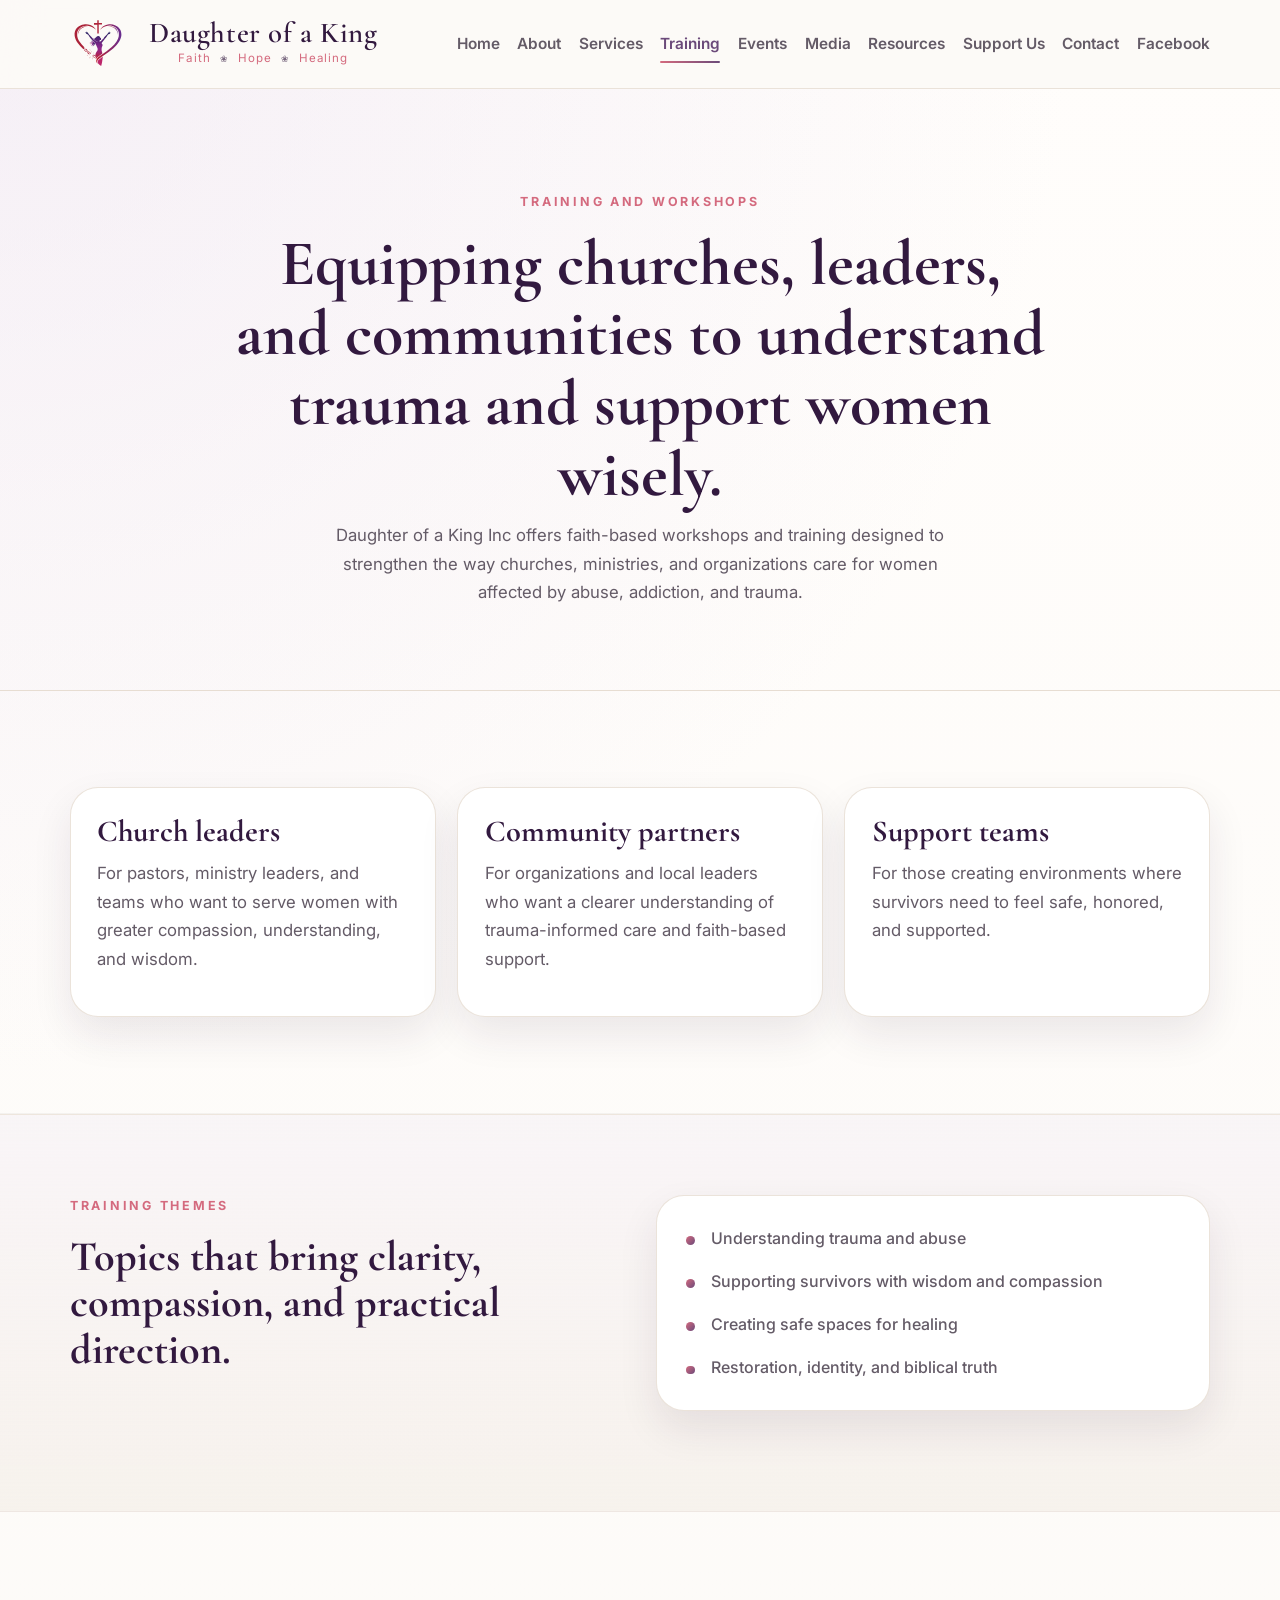
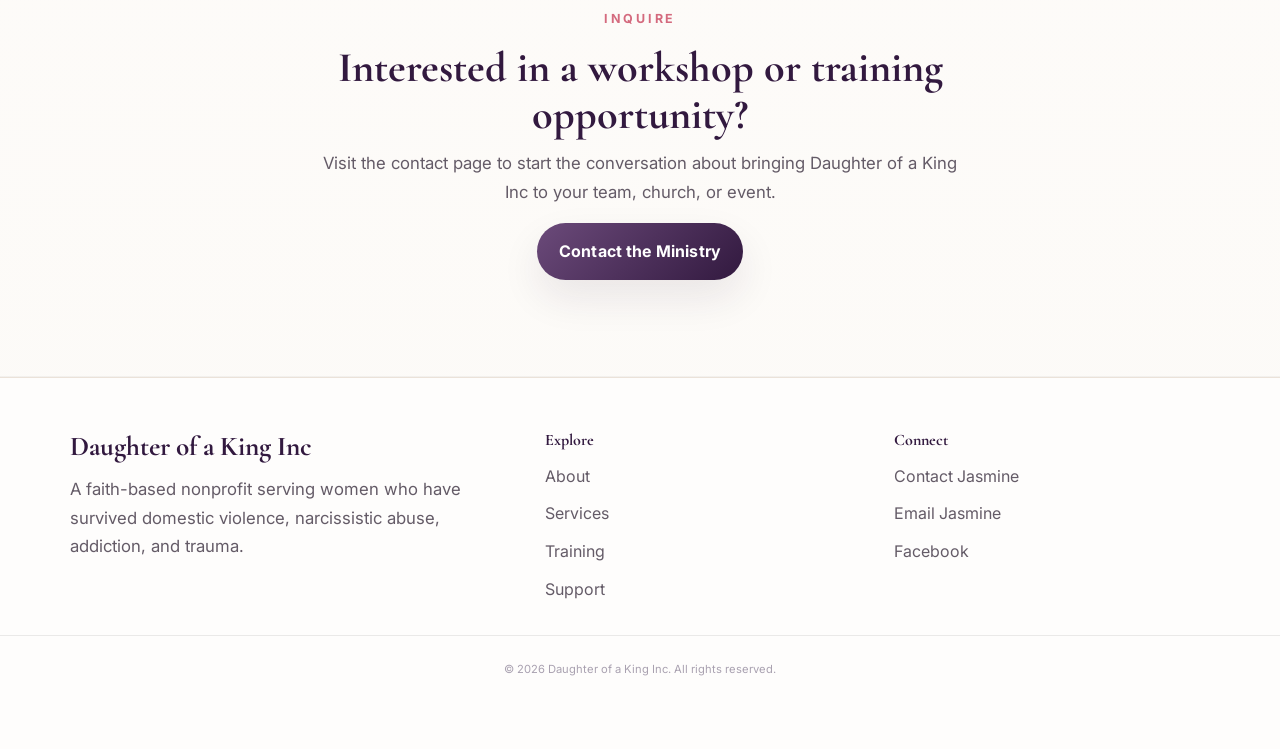
<file: training.html>
<!DOCTYPE html>
<html lang="en">
<head>
<meta charset="UTF-8">
<meta name="viewport" content="width=device-width, initial-scale=1.0">

<title>Training | Daughter of a King Inc</title>

<meta name="description" content="Faith-based workshops and training from Daughter of a King Inc designed to equip individuals and organizations to support women pursuing healing and restoration.">

<meta name="author" content="Daughter of a King Inc">

<link rel="canonical" href="https://doakministries.org/training">

<link rel="icon" type="image/png" href="/DOAK-Favicon.png">

<link rel="preconnect" href="https://fonts.googleapis.com">
<link rel="preconnect" href="https://fonts.gstatic.com" crossorigin>

<link href="https://fonts.googleapis.com/css2?family=Inter:wght@400;500;600;700&family=Cormorant+Garamond:wght@500;600;700&display=swap" rel="stylesheet">

<link rel="stylesheet" href="/css/styles.css">

<!-- Open Graph / Facebook -->
<meta property="og:title" content="Training | Daughter of a King Inc">
<meta property="og:description" content="Faith-based training and resources designed to equip organizations and individuals to better support women in healing and recovery.">
<meta property="og:type" content="website">
<meta property="og:url" content="https://doakministries.org/training">
<meta property="og:image" content="https://doakministries.org/images/opengraph_doaklogo.png">
<meta property="og:image:width" content="1200">
<meta property="og:image:height" content="630">

<!-- Twitter Cards -->
<meta name="twitter:card" content="summary_large_image">
<meta name="twitter:title" content="Training | Daughter of a King Inc">
<meta name="twitter:description" content="Faith-based training and resources designed to equip organizations and individuals to better support women in healing and recovery.">
<meta name="twitter:image" content="https://doakministries.org/images/opengraph_doaklogo.png">

<!-- Structured Data -->
<script type="application/ld+json">
{
 "@context": "https://schema.org",
 "@type": "WebPage",
 "name": "Training | Daughter of a King Inc",
 "url": "https://doakministries.org/training",
 "isPartOf": {
   "@type": "WebSite",
   "name": "Daughter of a King Inc",
   "url": "https://doakministries.org"
 }
}
</script>

</head>
<body>
  <div class="site-shell">
   <div id="header"></div>

    <main>
      <section class="page-hero">
        <div class="container narrow centered">
          <p class="eyebrow">Training and workshops</p>
          <h1>Equipping churches, leaders, and communities to understand trauma and support women wisely.</h1>
          <p class="lead">
            Daughter of a King Inc offers faith-based workshops and training designed to strengthen the way churches,
            ministries, and organizations care for women affected by abuse, addiction, and trauma.
          </p>
        </div>
      </section>

      <section class="section">
        <div class="container cards three-up">
          <article class="card">
            <h2>Church leaders</h2>
            <p>For pastors, ministry leaders, and teams who want to serve women with greater compassion, understanding, and wisdom.</p>
          </article>
          <article class="card">
            <h2>Community partners</h2>
            <p>For organizations and local leaders who want a clearer understanding of trauma-informed care and faith-based support.</p>
          </article>
          <article class="card">
            <h2>Support teams</h2>
            <p>For those creating environments where survivors need to feel safe, honored, and supported.</p>
          </article>
        </div>
      </section>

      <section class="section section-tint">
        <div class="container split-grid align-start">
          <div>
            <p class="section-label">Training themes</p>
            <h2>Topics that bring clarity, compassion, and practical direction.</h2>
          </div>
          <div class="list-panel">
            <ul class="feature-list">
              <li>Understanding trauma and abuse</li>
              <li>Supporting survivors with wisdom and compassion</li>
              <li>Creating safe spaces for healing</li>
              <li>Restoration, identity, and biblical truth</li>
            </ul>
          </div>
        </div>
      </section>

      <section class="section">
        <div class="container narrow centered">
          <p class="section-label">Inquire</p>
          <h2>Interested in a workshop or training opportunity?</h2>
          <p class="section-intro">
            Visit the contact page to start the conversation about bringing Daughter of a King Inc to your team, church, or event.
          </p>
          <a class="btn btn-primary" href="contact.html">Contact the Ministry</a>
        </div>
      </section>
    </main>

<div id="footer"></div>

  </div>
  <script src="js/script.js"></script>

</body>
</html>
</file>
<file: css/styles.css>
:root {
  --bg: #fcfaf7;
  --surface: #ffffff;
  --surface-alt: #f7f1f5;
  --ink: #2a2430;
  --muted: #645b67;
  --brand: #6b4a7a;
  --brand-deep: #32193f;
  --brand-soft: #efe6f3;
  --accent: #d46a7e;
  --line: #e7ddd2;
  --shadow: 0 18px 40px rgba(44, 24, 56, 0.09);
  --radius-lg: 28px;
  --radius-md: 24px;
  --radius-sm: 18px;
  --container: 1140px;
}

* {
  box-sizing: border-box;
}

html {
  scroll-behavior: smooth;
}

body {
  margin: 0;
  font-family: 'Inter', sans-serif;
  color: var(--ink);
  background:
    radial-gradient(circle at top left, rgba(233, 222, 240, 0.45), transparent 40%),
    linear-gradient(180deg, #fffdfb 0%, var(--bg) 100%);
  line-height: 1.7;

  -webkit-font-smoothing: antialiased;
  text-rendering: optimizeLegibility;
}

a {
  color: inherit;
  text-decoration: none;
}

img {
  max-width: 100%;
  display: block;
}

.founder-photo {
  width: 100%;
  max-width: 440px;
  margin-top: 3rem;
}

h1, h2, h3, h4 {
  margin: 0 0 0.7rem;
  line-height: 1.1;
  font-family: 'Cormorant Garamond', serif;
  color: var(--brand-deep);
}

h1 {
  font-size: clamp(3rem, 5vw, 5.3rem);
}

h2 {
  font-size: clamp(2.1rem, 3.3vw, 3.3rem);
}

h3 {
  font-size: 1.7rem;
}

p {
  margin: 0 0 1rem;
  font-size: 1.05rem;
  color: var(--muted);
}

ul {
  margin: 0;
  padding: 0;
  list-style: none;
}

.site-shell {
  min-height: 100vh;
}

.container {
  width: min(var(--container), calc(100% - 2rem));
  margin: 0 auto;
}

.narrow {
  width: min(820px, 100%);
}

.centered {
  text-align: center;
  margin-left: auto;
  margin-right: auto;
}

.site-header {
  position: sticky;
  top: 0;
  z-index: 40;
  background: rgba(252, 250, 247, 0.94);
  backdrop-filter: blur(18px);
  border-bottom: 1px solid rgba(231, 221, 210, 0.8);
}

.header-inner {
  display: flex;
  align-items: center;
  justify-content: space-between;
  gap: 2rem;
  min-height: 88px;
}

/* ============================= */
/* BRAND / LOGO AREA */
/* ============================= */

/* Container holding the logo and the text block */
.brand {
  display: flex;              /* Places logo and text side-by-side */
  align-items: flex-start;   /* align text block with top of logo */
  gap: 1.45rem;               /* Space between logo and title block */
  min-width: fit-content;     /* Prevents the logo/text from collapsing */
  flex-shrink: 0;             /* Prevents header nav from squeezing brand */
}

/* Logo image styling */
.brand img {
  width: 56px;                /* Fixed width so header height stays consistent */
  height: 56px;               /* Keeps logo square */
  object-fit: contain;        /* Ensures logo scales properly inside box */
}


/* ============================= */
/* TITLE + TAGLINE BLOCK */
/* ============================= */

/* Wrapper around "Daughter of a King" and tagline */
.brand-text {
  display: flex;              /* Allows vertical stacking of title + tagline */
  flex-direction: column;     /* Stack title above tagline */
  align-items: center;        /* Center tagline under the title */
  transform: translateY(2px);   /* subtle optical alignment adjustment */
  min-width: 0;               /* Prevents overflow issues in flex layouts */
}


/* ============================= */
/* MAIN TITLE */
/* ============================= */

/* "Daughter of a King" styling */
.brand-name {
  font-family: "Cormorant Garamond", serif; /* Elegant serif used across site */
  font-size: 1.8rem;                         /* Large enough to feel like a brand */
  font-weight: 600;                          /* Slightly bold for readability */
  letter-spacing: 0.02em;                    /* Subtle spacing for premium feel */
  color: var(--brand-deep);                  /* Primary dark purple brand color */
  text-align: center;                        /* Ensures title centers above tagline */
  white-space: nowrap;                       /* Prevents line break between words */
  line-height: 1.05;                         /* Tightens vertical spacing above tagline */
}


/* ============================= */
/* TAGLINE */
/* ============================= */

/* "Faith ✿ Hope ✿ Healing" line */
.brand-tag {
  font-size: 0.72rem;        /* Smaller than title to create hierarchy */
  letter-spacing: 0.09em;    /* Wide spacing for feminine / airy feel */
  color: var(--accent);      /* Soft pink accent color */
  margin-top: 1px;           /* Small gap between title and tagline */
  text-align: center;        /* Keeps tagline perfectly centered */
}


/* ============================= */
/* FLOWER SEPARATORS */
/* ============================= */

/* Decorative flower between Faith / Hope / Healing */
.flower {
  color: var(--brand-deep);  /* Uses dark purple to balance pink text */
  font-size: 0.75em;         /* Slightly smaller so flowers don't dominate */
  margin: 0 5px;             /* Horizontal spacing around flower */
  opacity: 0.65;             /* Softens decoration so text remains primary */
}

/* ============================= */
/* TOP NAVIGATION */
/* ============================= */

.site-nav {
  display: flex;            /* Places navigation links in a horizontal row */
  align-items: center;      /* Vertically centers links within nav container */
  gap: 1.1rem;              /* Space between navigation links */
  flex-wrap: nowrap;        /* Prevents nav items from wrapping to a second line */
}

.site-nav a {
  font-weight: 600;
  font-size: 0.96rem;
  color: var(--muted);
  position: relative;
  transition: color 0.2s ease;
}

.site-nav a:hover,
.site-nav a.active {
  color: var(--brand);
}

.site-nav a.active::after,
.site-nav a:hover::after {
  content: '';
  position: absolute;
  left: 0;
  bottom: -0.35rem;
  width: 100%;
  height: 2px;
  background: linear-gradient(90deg, var(--accent), var(--brand));
  border-radius: 999px;
}

.menu-toggle {
  display: none;
  background: transparent;
  border: 0;
  padding: 0;
  cursor: pointer;
}

.menu-toggle span {
  display: block;
  width: 24px;
  height: 2px;
  background: var(--brand-deep);
  margin: 5px 0;
  border-radius: 999px;
}

.hero-section,
.page-hero {
  padding: 6.4rem 0 4.2rem;
  border-bottom: 1px solid var(--line);
}

.hero-grid {
  display: grid;
  grid-template-columns: minmax(0, 1.25fr) minmax(320px, 0.75fr);
  gap: 2rem;
  align-items: center;
}

.eyebrow,
.section-label {
  text-transform: uppercase;
  letter-spacing: 0.22em;
  font-size: 0.78rem;
  font-weight: 700;
  color: var(--accent);
  margin-bottom: 1rem;
}

.lead,
.section-intro {
  font-size: 1.05rem;
  max-width: 640px;
  margin-left: auto;
  margin-right: auto;
}

.hero-copy .lead {
  max-width: 700px;
}

.hero-actions,
.cta-actions {
  display: flex;
  flex-wrap: wrap;
  gap: 0.9rem;
  margin-top: 2rem;
}

.btn {
  display: inline-flex;
  align-items: center;
  justify-content: center;
  padding: 0.95rem 1.4rem;
  border-radius: 999px;
  font-weight: 700;
  letter-spacing: 0.01em;
  transition: transform 0.2s ease, box-shadow 0.2s ease, background 0.2s ease;
}

.btn:hover {
  transform: translateY(-1px);
}

.btn-primary {
  background: linear-gradient(135deg, var(--brand), var(--brand-deep));
  color: #fff;
  box-shadow: var(--shadow);
}

.btn-secondary {
  background: rgba(79, 47, 97, 0.08);
  color: var(--brand);
  border: 1px solid rgba(79, 47, 97, 0.14);
}

.btn-full {
  width: 100%;
}

.hero-card,
.panel,
.card,
.cta-card,
.list-panel,
.soft-panel,
.accent-panel,
.mini-card {
  border-radius: var(--radius-lg);
}

.hero-card {
  position: relative;
  background: linear-gradient(180deg, rgba(255,255,255,0.96), rgba(247, 241, 250, 0.96));
  padding: 2rem;
  box-shadow: var(--shadow);
  border: 1px solid rgba(233, 222, 240, 0.9);
}

.quote-mark {
  font-family: 'Cormorant Garamond', serif;
  font-size: 5rem;
  line-height: 0.7;
  color: rgba(79, 47, 97, 0.18);
  margin-bottom: 1rem;
}

.quote-attribution {
  font-weight: 700;
  color: var(--brand);
  margin-bottom: 0;
}

.section {
  padding: 6rem 0;
  border-bottom: 1px solid rgba(0,0,0,0.04);
}

.section-tint {
  background: linear-gradient(180deg, rgba(233, 222, 240, 0.22), rgba(244, 238, 231, 0.68));
  border-top: 1px solid rgba(231, 221, 210, 0.55);
  border-bottom: 1px solid rgba(231, 221, 210, 0.55);
}

/* New purple section on index.html */

.section-purple {
  background:
    radial-gradient(circle at top, rgba(255,255,255,0.08), transparent 55%),
    linear-gradient(
      180deg,
      rgba(107, 74, 122, 0.85) 0%,
      var(--brand) 40%,
      var(--brand-deep) 100%
    );

  border-top: 1px solid rgba(255,255,255,0.12);
  border-bottom: 1px solid rgba(255,255,255,0.12);
}

.section-purple h2 {
  color: #ffffff;
}

.section-purple .section-label {
  color: var(--accent);
  text-shadow:
    0 1px 0 rgba(50, 25, 63, 0.6),
    0 2px 3px rgba(50, 25, 63, 0.35);
}

/* white text for intro text in the section */
.section-purple > .container > p {
  color: rgba(255,255,255,0.85);
}

/* cards stay white */
.section-purple .card {
  background: var(--surface);
  color: var(--ink);
}

/* restore normal text color inside cards */
.section-purple .card p {
  color: var(--muted);
}

.section-heading {
  margin-bottom: 2rem;
}

/* End New purple section on index.html */

.cards {
  display: grid;
  gap: 1.35rem;
}

.three-up {
  grid-template-columns: repeat(3, minmax(0, 1fr));
}

.card,
.panel,
.list-panel,
.soft-panel {
  background: var(--surface);
  box-shadow: var(--shadow);
  border: 1px solid rgba(231, 221, 210, 0.82);
}

.card {
  padding: 1.65rem;
}

.card h2,
.card h3 {
  font-size: 1.9rem;
}

.split-grid,
.footer-grid {
  display: grid;
  gap: 2rem;
}

.split-grid {
  grid-template-columns: repeat(2, minmax(0, 1fr));
  align-items: start;
}

/* Founder section */

.founder-photo {
  width: 100%;
  max-width: 405px;
  border-radius: var(--radius-md);
  box-shadow: var(--shadow);
}

/* improve vertical rhythm in founder text */

.split-grid.align-start h2 {
  margin-top: 0.35rem;
}

.split-grid.align-start p {
  margin-bottom: 1.1rem;
}

/* emphasize welcome lines */

.split-grid.align-start p strong {
  color: var(--brand-deep);
  font-weight: 600;
    display: block;
    margin-top: 1rem;
}

.align-start {
  align-items: start;
}

.list-panel,
.soft-panel,
.panel {
  padding: 1.8rem;
}

.feature-list {
  display: grid;
  gap: 1rem;
}

.feature-list li {
  position: relative;
  padding-left: 1.55rem;
  color: var(--muted);
  font-weight: 500;
}

.feature-list li::before {
  content: '';
  position: absolute;
  left: 0;
  top: 0.72rem;
  width: 0.55rem;
  height: 0.55rem;
  border-radius: 999px;
  background: linear-gradient(135deg, var(--accent), var(--brand));
}

.compact li {
  font-weight: 600;
}

.accent-panel {
  background: linear-gradient(135deg, var(--brand) 0%, var(--brand-deep) 100%);
  color: rgba(255,255,255,0.9);
  padding: 2rem;
  box-shadow: 0 18px 40px rgba(79, 47, 97, 0.25);
  border: 1px solid rgba(255,255,255,0.15);
}

.accent-panel h2,
.accent-panel p,
.accent-panel .text-link {
  color: #fff;
}

.accent-panel .section-label {
  color: var(--accent);
    text-shadow:
    0 1px 0 rgba(50, 25, 63, 0.6),
    0 2px 4px rgba(50, 25, 63, 0.35);
}

.light {
  color: rgba(255, 255, 255, 0.74);
}

.cta-card {
  background: linear-gradient(135deg, rgba(255,255,255,0.96), rgba(244, 238, 231, 0.96));
  box-shadow: var(--shadow);
  border: 1px solid rgba(231, 221, 210, 0.88);
  padding: 2rem;
  display: grid;
  grid-template-columns: 1.4fr auto;
  gap: 1.5rem;
  align-items: center;
}

.text-link {
  color: var(--brand);
  font-weight: 700;
  display: inline-block;
  margin-top: 0.5rem;
}

.stacked-cards {
  display: grid;
  gap: 1rem;
}

.mini-card {
  background: var(--surface);
  border: 1px solid rgba(231, 221, 210, 0.78);
  box-shadow: var(--shadow);
  padding: 1.1rem 1.2rem;
  color: var(--muted);
}

.site-footer {
  padding: 3.4rem 0;
  border-top: 1px solid rgba(231, 221, 210, 0.82);
  background: rgba(255,255,255,0.68);
}

.footer-grid {
  grid-template-columns: 1.4fr 1fr 1fr;
}

.footer-grid h3,
.footer-grid h4 {
  margin-bottom: 0.8rem;
}

.footer-links {
  display: grid;
  gap: 0.65rem;
}

.footer-links a {
  color: var(--muted);
}

.footer-links a:hover {
  color: var(--brand);
}

.footer-bottom {
  border-top: 1px solid rgba(0,0,0,0.08);
  margin-top: 2rem;
  padding-top: 1.5rem;
  text-align: center;
  font-size: 0.9rem;
  color: #747474;
}

.footer-bottom .footer-copyright {
  font-size: 0.7rem;
  color: #a9a1b0;
}

/* ======================================================
   CONTACT FORM STYLING
   Styles for the DOAK Ministries contact page form
   ====================================================== */


/* Form group spacing
   Controls spacing between each field block */
.contact-form .form-group{
  margin-bottom:1.5rem;
}


/* Form labels
   Ensures labels sit above inputs and are readable */
.contact-form label{
  display:block;
  margin-bottom:6px;
  font-weight:600;
}


/* Text inputs and textarea fields
   Ensures consistent width and spacing */
.contact-form input,
.contact-form textarea{
  width:100%;
  padding:12px;
  border:1px solid var(--line);
  border-radius:6px;
  font-family:inherit;
}


/* Textarea behavior
   Allows vertical resizing but prevents horizontal distortion */
.contact-form textarea{
  resize:vertical;
}

/* ======================================================
   CONTACT PAGE CONTEXT TEXT
   Support message above the form
   ====================================================== */

.contact-context{
  margin:0 auto 2rem auto;
  max-width:650px;
  line-height:1.7;
  color:#444;
  text-align:center; /* Center all text inside this block */
}

.contact-context p{
  margin-bottom:1rem;
}

.contact-reassurance{
  font-weight:600;
}

.contact-hotline{
  font-size:.95rem;
  color:#555;
}

/* ======================================================
   MEDIA START
   ====================================================== */

@media (max-width: 980px) {
  .site-nav {
    position: absolute;
    top: calc(100% + 0.4rem);
    left: 1rem;
    right: 1rem;
    display: none;
    flex-direction: column;
    align-items: flex-start;
    padding: 3rem;
    background: rgba(255,255,255,0.98);
    border: 1px solid rgba(231, 221, 210, 0.95);
    border-radius: 18px;
    box-shadow: var(--shadow);
  }

  .site-nav.open {
    display: flex;
  }

  .menu-toggle {
    display: block;
  }

  .hero-grid,
  .split-grid,
  .cta-card,
  .footer-grid,
  .three-up {
    grid-template-columns: 1fr;
  }

  .header-inner {
    min-height: 78px;
    position: relative;
  }
}

/* =========================================================
   MOBILE STYLES
   Applies to screens 720px and smaller
   This controls spacing, typography, and layout adjustments
   for phones so the site remains readable and balanced.
   ========================================================= */

@media (max-width: 720px) {

  /* -------------------------------------------------------
     HERO SECTION SPACING
     Reduce top/bottom padding so the hero fits better
     on small screens without excessive whitespace
  ------------------------------------------------------- */
  .hero-section,
  .page-hero {
    padding: 4.5rem 0 2.8rem;
  }


  /* -------------------------------------------------------
     STANDARD SECTION SPACING
     Slightly tighter than desktop to keep content flowing
  ------------------------------------------------------- */
  .section {
    padding: 3rem 0;
  }


  /* -------------------------------------------------------
     MAIN HERO TITLE (H1)
     Uses clamp so text scales nicely across phones
     Prevents text from becoming too large or too small
  ------------------------------------------------------- */
  h1 {
    font-size: clamp(2.4rem, 11vw, 3.8rem);
  }


  /* -------------------------------------------------------
     SECONDARY HEADINGS (H2)
     Keeps visual hierarchy under the hero heading
  ------------------------------------------------------- */
  h2 {
    font-size: clamp(1.9rem, 7vw, 2.5rem);
  }


  /* -------------------------------------------------------
     BUTTONS
     Make buttons full width on mobile for easier tapping
     (standard mobile UX pattern)
  ------------------------------------------------------- */
  .btn,
  .btn-full {
    width: 100%;
  }


  /* -------------------------------------------------------
     HERO BUTTON STACKING
     Stack buttons vertically instead of side-by-side
     to prevent crowding on narrow screens
  ------------------------------------------------------- */
  .hero-actions,
  .cta-actions {
    flex-direction: column;
    align-items: stretch;
    gap: 0.75rem;
  }


  /* =======================================================
     HEADER / BRAND ADJUSTMENTS
     These tweaks improve the balance of the logo, title,
     and hamburger menu on phones.
     ======================================================= */


  /* -------------------------------------------------------
     LOGO SIZE
     Desktop uses ~56px which is large for phones.
     Reduce slightly so text and menu align better.
  ------------------------------------------------------- */
  .brand img {
    width: 44px;
    height: 44px;
    object-fit: contain;
  }

  /* -------------------------------------------------------
     BRAND CONTAINER
     Reduce space between logo and text for tighter layout
  ------------------------------------------------------- */
  .brand {
    display: flex;
    gap: 0.7rem;
    align-items: center;
  }

  /* -------------------------------------------------------
     SITE NAME
     Slightly smaller on phones to avoid wrapping
  ------------------------------------------------------- */
  .brand-name {
    font-size: 1.rem;
  }

  /* -------------------------------------------------------
     TAGLINE (Faith ✿ Hope ✿ Healing)
     Smaller and slightly tighter spacing for readability
  ------------------------------------------------------- */
  .brand-tag {
    font-size: 0.65rem;
    letter-spacing: 0.10em;
    margin-top: 2px;
    text-align: center;
  }

  /* -------------------------------------------------------
     BRAND TEXT STACKING
     Keeps title + tagline visually compact
  ------------------------------------------------------- */
  .brand-text {
    height: 44px;                /* match logo height */
    display: flex;
    flex-direction: column;
    justify-content: center;     /* center stack instead of stretching */
    line-height: 1.1;
    transform: none;            /* remove desktop optical offset */
  }


  /* -------------------------------------------------------
     CARD COMPONENT SPACING
     Reduce padding so cards feel proportional on phones
  ------------------------------------------------------- */
  .hero-card,
  .card,
  .panel,
  .cta-card,
  .list-panel,
  .soft-panel,
  .accent-panel {
    padding: 1.35rem;
  }

}

/* Contact page grid */

.contact-grid {
display:grid;
grid-template-columns:repeat(2,1fr);
gap:25px;
}

/* Equal height cards */

.contact-card {
display:flex;
flex-direction:column;
}

/* Push buttons to bottom */

.contact-card .btn {
margin-top:auto;
}

/* Button hover */

.btn {
transition: transform .25s ease, box-shadow .25s ease, background .25s ease;
}

.btn:hover {
transform:translateY(-2px);
box-shadow:0 8px 18px rgba(0,0,0,.15);
}

/* Card hover */

.card {
transition:transform .25s ease, box-shadow .25s ease;
}

.card:hover {
transform:translateY(-4px);
box-shadow:0 14px 30px rgba(0,0,0,.15);
background:#fff9fb;
}

/* ============================= */
/* Contact Page Button Alignment */
/* ============================= */

/* Ensure buttons align at bottom of cards */
.contact-card {
display:flex;
flex-direction:column;
}

.contact-card .btn {
margin-top:auto;
}

/* Center button content */
.btn-full{
display:flex;
justify-content:center;
align-items:center;
text-align:center;
}

/* Smooth hover animation */
.btn{
transition:all .25s ease;
}

/* Button hover lift */
.btn:hover{
transform:translateY(-2px);
box-shadow:0 8px 18px rgba(0,0,0,.15);
}

/* Improve secondary button styling */
.btn-secondary{
background:#ece9ef;
color:#3c2447;
border:1px solid #e0d9e7;
}

/* Purple hover state */
.btn-secondary:hover{
background:#5b3a6d;
color:white;
border-color:#5b3a6d;
}

/* CONTACT PAGE CONTENT CENTERING */

.contact-card {
display:flex;
flex-direction:column;
align-items:center;
text-align:center;
}

.contact-card h3,
.contact-card p,
.contact-card .section-label {
text-align:center;
max-width:90%;
}

.contact-card .btn{
margin-top:auto;
align-self:center;
}

/* Premium card hover effect */

.card {
transition: transform .25s ease, box-shadow .25s ease, border-color .25s ease;
}

.card:hover {
transform: translateY(-6px);
box-shadow: 0 22px 48px rgba(44, 24, 56, 0.18);
border-color: rgba(79, 47, 97, 0.35);
}

/* Contact card layout polish */

.contact-grid {
display:grid;
grid-template-columns:repeat(2,1fr);
gap:25px;
}

.contact-card {
display:flex;
flex-direction:column;
height:100%;
}

.contact-card p {
margin-bottom:1.2rem;
}

.contact-card .btn {
margin-top:auto;
}

/* Contact cards mobile layout */

@media (max-width: 768px) {

.contact-grid {
grid-template-columns: 1fr;
}

}

.section.section-tint {
padding-top: 80px;
padding-bottom: 100px;
}
</file>
